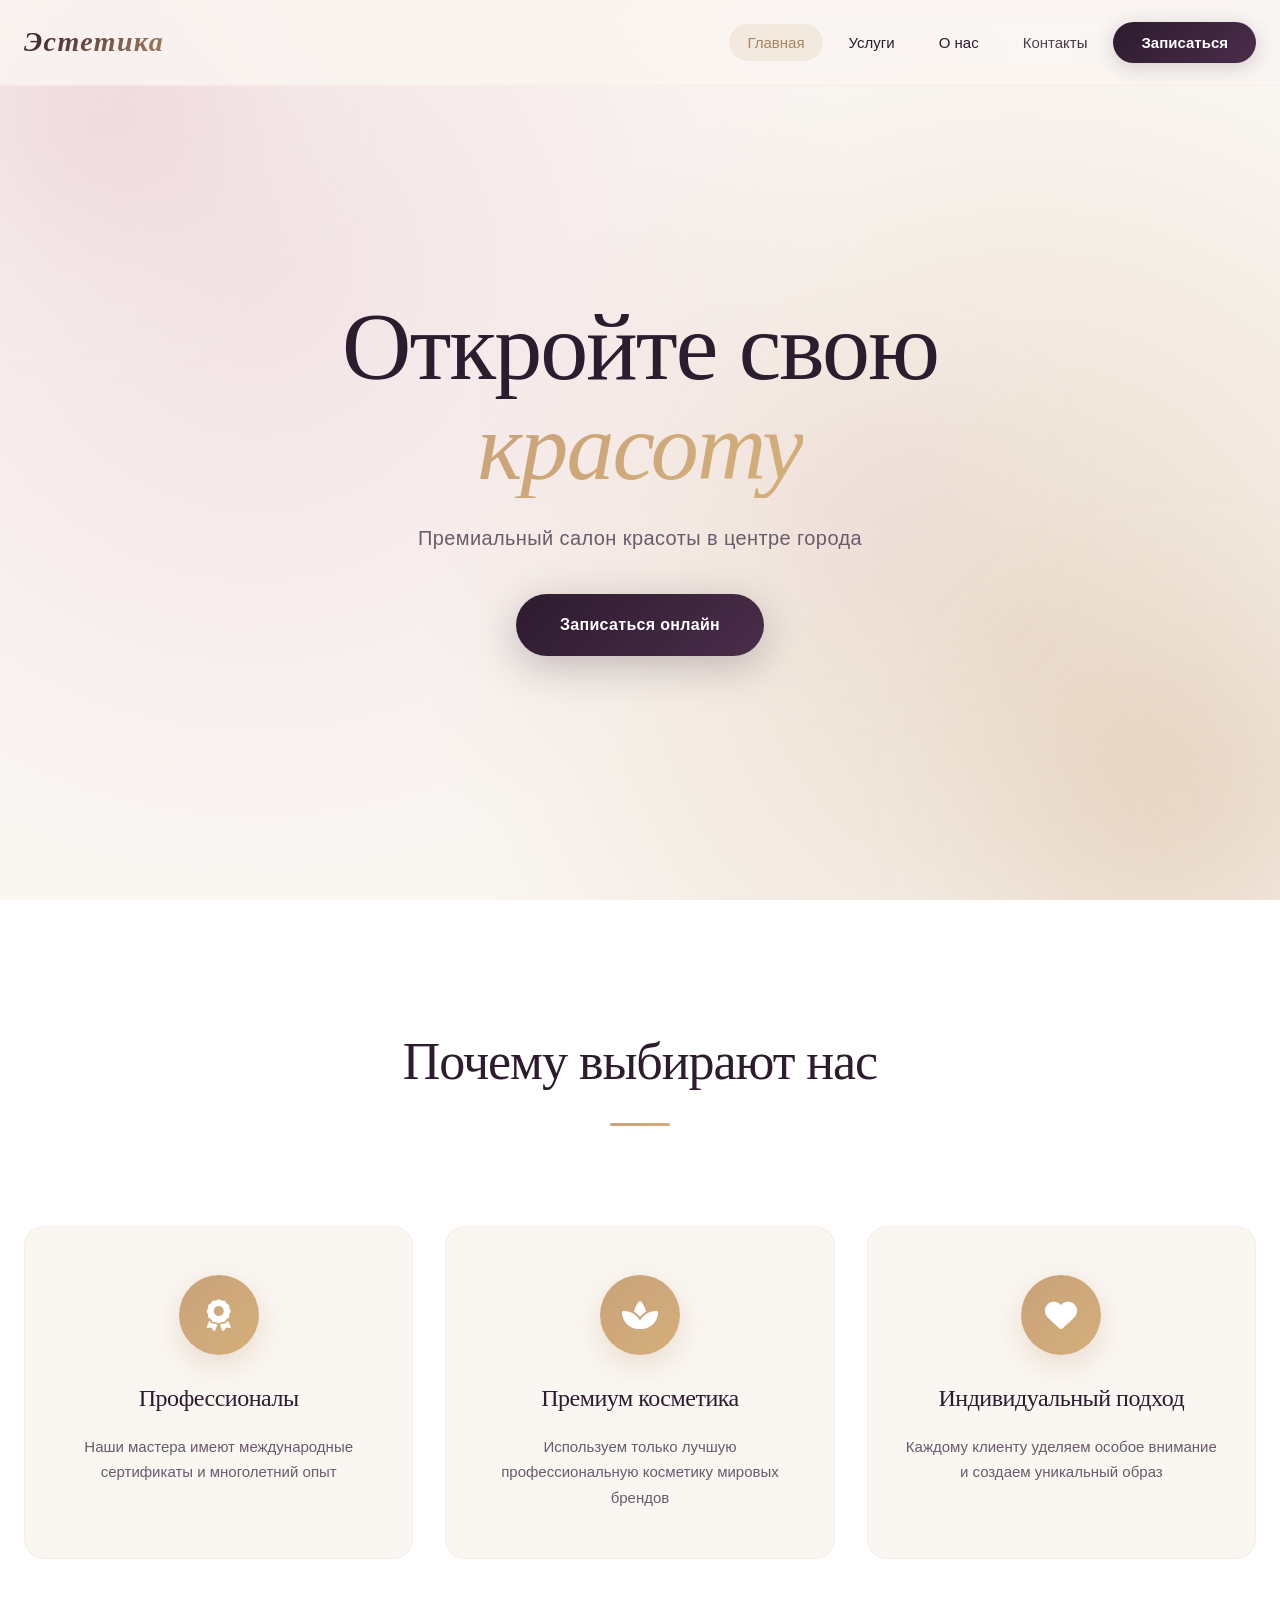
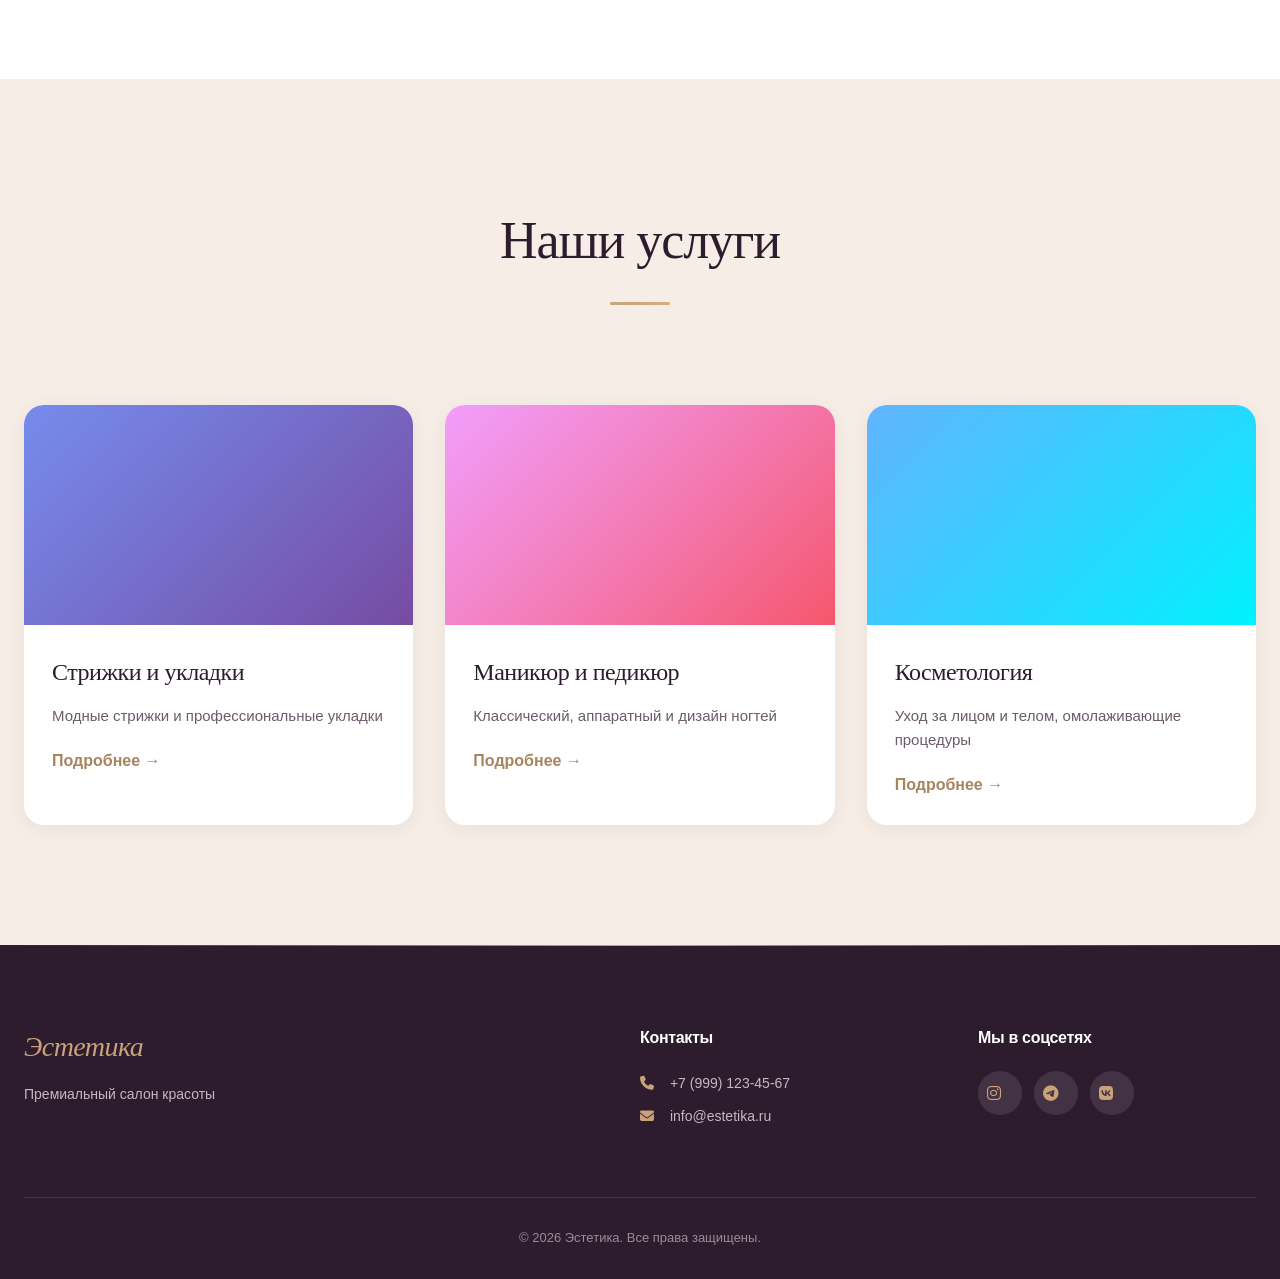
<file: index.html>
<!DOCTYPE html>
<html lang="ru">
<head>
    <meta charset="UTF-8">
    <meta name="viewport" content="width=device-width, initial-scale=1.0">
    <title>Салон красоты Эстетика</title>
    <link rel="stylesheet" href="css/style.css">
    <link rel="stylesheet" href="https://cdnjs.cloudflare.com/ajax/libs/font-awesome/6.4.0/css/all.min.css">
</head>
<body>
    <header class="header">
        <nav class="nav">
            <div class="logo">
                <h1>Эстетика</h1>
            </div>
            <ul class="nav-menu">
                <li><a href="index.html" class="active">Главная</a></li>
                <li><a href="services.html">Услуги</a></li>
                <li><a href="about.html">О нас</a></li>
                <li><a href="contacts.html">Контакты</a></li>
                <li><a href="booking.html" class="btn-booking">Записаться</a></li>
            </ul>
            <div class="burger">
                <span></span>
                <span></span>
                <span></span>
            </div>
        </nav>
    </header>

    <section class="hero">
        <div class="hero-content">
            <h1 class="hero-title">Откройте свою <span class="gradient-text">красоту</span></h1>
            <p class="hero-subtitle">Премиальный салон красоты в центре города</p>
            <a href="booking.html" class="btn-primary">Записаться онлайн</a>
        </div>
        <div class="floating-elements">
            <div class="float-circle circle-1"></div>
            <div class="float-circle circle-2"></div>
            <div class="float-circle circle-3"></div>
        </div>
    </section>

    <section class="features">
        <div class="container">
            <h2 class="section-title">Почему выбирают нас</h2>
            <div class="features-grid">
                <div class="feature-card">
                    <div class="feature-icon">
                        <i class="fas fa-award"></i>
                    </div>
                    <h3>Профессионалы</h3>
                    <p>Наши мастера имеют международные сертификаты и многолетний опыт</p>
                </div>
                <div class="feature-card">
                    <div class="feature-icon">
                        <i class="fas fa-spa"></i>
                    </div>
                    <h3>Премиум косметика</h3>
                    <p>Используем только лучшую профессиональную косметику мировых брендов</p>
                </div>
                <div class="feature-card">
                    <div class="feature-icon">
                        <i class="fas fa-heart"></i>
                    </div>
                    <h3>Индивидуальный подход</h3>
                    <p>Каждому клиенту уделяем особое внимание и создаем уникальный образ</p>
                </div>
            </div>
        </div>
    </section>

    <section class="services-preview">
        <div class="container">
            <h2 class="section-title">Наши услуги</h2>
            <div class="services-grid">
                <div class="service-card">
                    <div class="service-image" style="background: linear-gradient(135deg, #667eea 0%, #764ba2 100%);"></div>
                    <h3>Стрижки и укладки</h3>
                    <p>Модные стрижки и профессиональные укладки</p>
                    <a href="services.html" class="service-link">Подробнее →</a>
                </div>
                <div class="service-card">
                    <div class="service-image" style="background: linear-gradient(135deg, #f093fb 0%, #f5576c 100%);"></div>
                    <h3>Маникюр и педикюр</h3>
                    <p>Классический, аппаратный и дизайн ногтей</p>
                    <a href="services.html" class="service-link">Подробнее →</a>
                </div>
                <div class="service-card">
                    <div class="service-image" style="background: linear-gradient(135deg, #4facfe 0%, #00f2fe 100%);"></div>
                    <h3>Косметология</h3>
                    <p>Уход за лицом и телом, омолаживающие процедуры</p>
                    <a href="services.html" class="service-link">Подробнее →</a>
                </div>
            </div>
        </div>
    </section>

    <footer class="footer">
        <div class="container">
            <div class="footer-content">
                <div class="footer-section">
                    <h3>Эстетика</h3>
                    <p>Премиальный салон красоты</p>
                </div>
                <div class="footer-section">
                    <h4>Контакты</h4>
                    <p><i class="fas fa-phone"></i> +7 (999) 123-45-67</p>
                    <p><i class="fas fa-envelope"></i> info@estetika.ru</p>
                </div>
                <div class="footer-section">
                    <h4>Мы в соцсетях</h4>
                    <div class="social-links">
                        <a href="#"><i class="fab fa-instagram"></i></a>
                        <a href="#"><i class="fab fa-telegram"></i></a>
                        <a href="#"><i class="fab fa-vk"></i></a>
                    </div>
                </div>
            </div>
            <div class="footer-bottom">
                <p>&copy; 2026 Эстетика. Все права защищены.</p>
            </div>
        </div>
    </footer>

    <script src="js/main.js"></script>
</body>
</html>
</file>
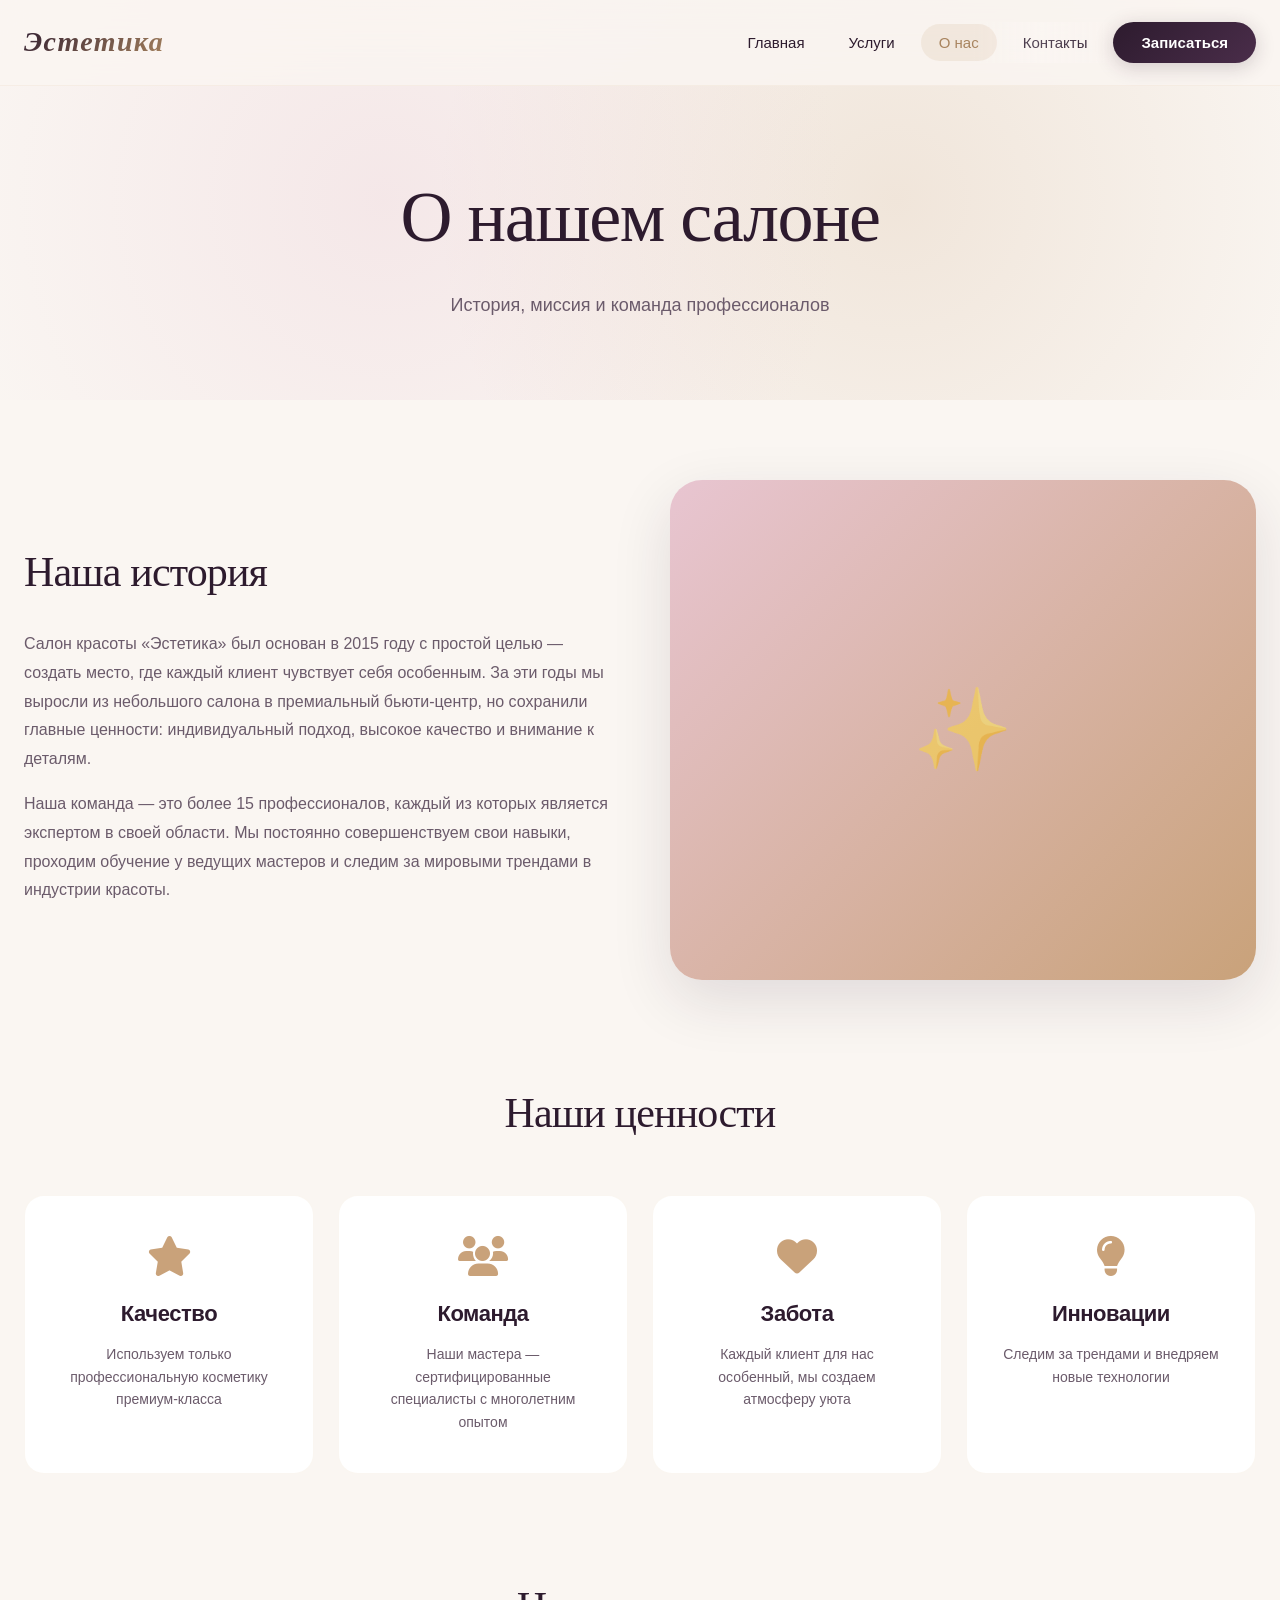
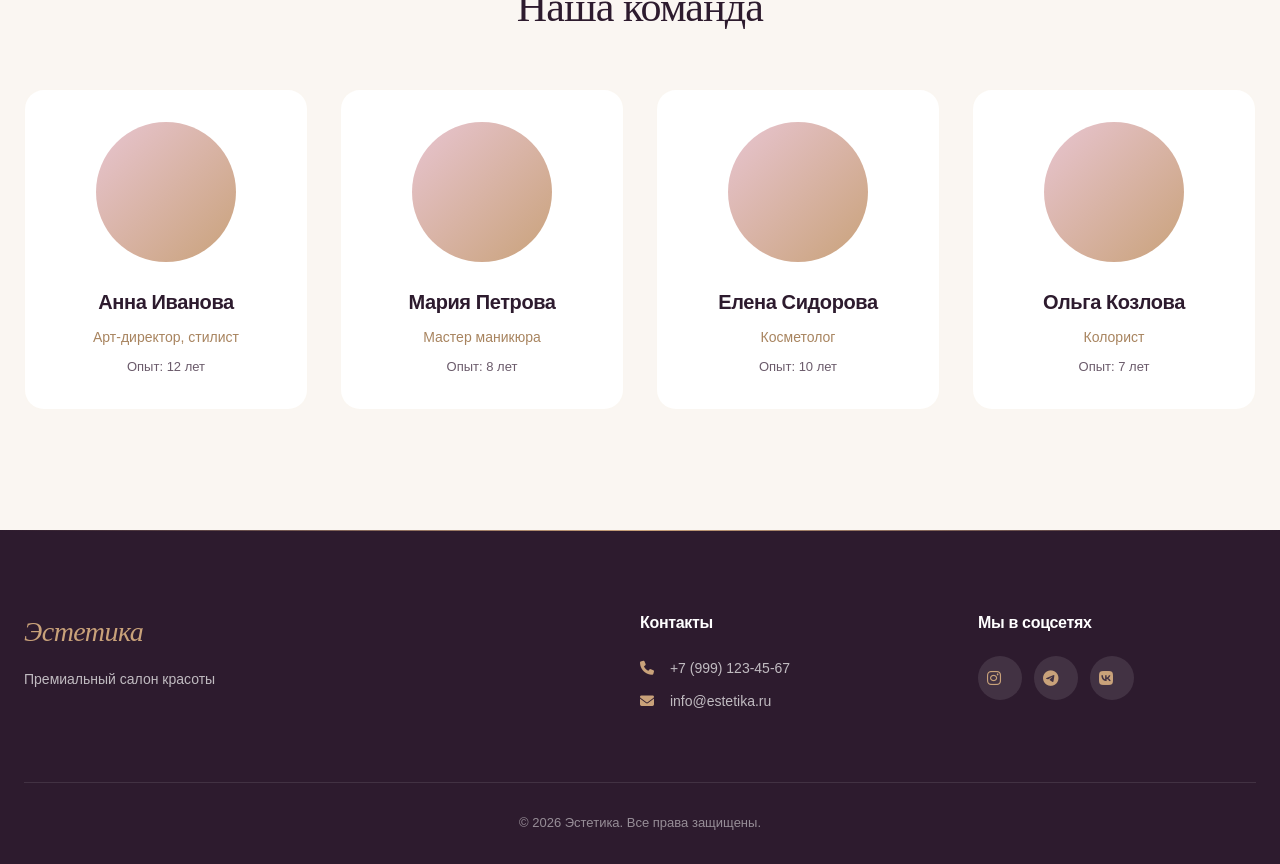
<file: about.html>
<!DOCTYPE html>
<html lang="ru">
<head>
    <meta charset="UTF-8">
    <meta name="viewport" content="width=device-width, initial-scale=1.0">
    <title>О нас - Салон красоты Эстетика</title>
    <link rel="stylesheet" href="css/style.css">
    <link rel="stylesheet" href="https://cdnjs.cloudflare.com/ajax/libs/font-awesome/6.4.0/css/all.min.css">
</head>
<body>
    <header class="header">
        <nav class="nav">
            <div class="logo">
                <h1>Эстетика</h1>
            </div>
            <ul class="nav-menu">
                <li><a href="index.html">Главная</a></li>
                <li><a href="services.html">Услуги</a></li>
                <li><a href="about.html" class="active">О нас</a></li>
                <li><a href="contacts.html">Контакты</a></li>
                <li><a href="booking.html" class="btn-booking">Записаться</a></li>
            </ul>
            <div class="burger">
                <span></span>
                <span></span>
                <span></span>
            </div>
        </nav>
    </header>

    <section class="page-header">
        <h1>О нашем салоне</h1>
        <p>История, миссия и команда профессионалов</p>
    </section>

    <section class="about-content">
        <div class="container">
            <div class="about-grid">
                <div class="about-text">
                    <h2>Наша история</h2>
                    <p>Салон красоты «Эстетика» был основан в 2015 году с простой целью — создать место, где каждый клиент чувствует себя особенным. За эти годы мы выросли из небольшого салона в премиальный бьюти-центр, но сохранили главные ценности: индивидуальный подход, высокое качество и внимание к деталям.</p>
                    <p>Наша команда — это более 15 профессионалов, каждый из которых является экспертом в своей области. Мы постоянно совершенствуем свои навыки, проходим обучение у ведущих мастеров и следим за мировыми трендами в индустрии красоты.</p>
                </div>
                <div class="about-image">
                    <div class="image-placeholder"></div>
                </div>
            </div>

            <div class="values-section">
                <h2>Наши ценности</h2>
                <div class="values-grid">
                    <div class="value-card">
                        <i class="fas fa-star"></i>
                        <h3>Качество</h3>
                        <p>Используем только профессиональную косметику премиум-класса</p>
                    </div>
                    <div class="value-card">
                        <i class="fas fa-users"></i>
                        <h3>Команда</h3>
                        <p>Наши мастера — сертифицированные специалисты с многолетним опытом</p>
                    </div>
                    <div class="value-card">
                        <i class="fas fa-heart"></i>
                        <h3>Забота</h3>
                        <p>Каждый клиент для нас особенный, мы создаем атмосферу уюта</p>
                    </div>
                    <div class="value-card">
                        <i class="fas fa-lightbulb"></i>
                        <h3>Инновации</h3>
                        <p>Следим за трендами и внедряем новые технологии</p>
                    </div>
                </div>
            </div>

            <div class="team-section">
                <h2>Наша команда</h2>
                <div class="team-grid">
                    <div class="team-card">
                        <div class="team-photo"></div>
                        <h3>Анна Иванова</h3>
                        <p class="team-role">Арт-директор, стилист</p>
                        <p class="team-exp">Опыт: 12 лет</p>
                    </div>
                    <div class="team-card">
                        <div class="team-photo"></div>
                        <h3>Мария Петрова</h3>
                        <p class="team-role">Мастер маникюра</p>
                        <p class="team-exp">Опыт: 8 лет</p>
                    </div>
                    <div class="team-card">
                        <div class="team-photo"></div>
                        <h3>Елена Сидорова</h3>
                        <p class="team-role">Косметолог</p>
                        <p class="team-exp">Опыт: 10 лет</p>
                    </div>
                    <div class="team-card">
                        <div class="team-photo"></div>
                        <h3>Ольга Козлова</h3>
                        <p class="team-role">Колорист</p>
                        <p class="team-exp">Опыт: 7 лет</p>
                    </div>
                </div>
            </div>
        </div>
    </section>

    <footer class="footer">
        <div class="container">
            <div class="footer-content">
                <div class="footer-section">
                    <h3>Эстетика</h3>
                    <p>Премиальный салон красоты</p>
                </div>
                <div class="footer-section">
                    <h4>Контакты</h4>
                    <p><i class="fas fa-phone"></i> +7 (999) 123-45-67</p>
                    <p><i class="fas fa-envelope"></i> info@estetika.ru</p>
                </div>
                <div class="footer-section">
                    <h4>Мы в соцсетях</h4>
                    <div class="social-links">
                        <a href="#"><i class="fab fa-instagram"></i></a>
                        <a href="#"><i class="fab fa-telegram"></i></a>
                        <a href="#"><i class="fab fa-vk"></i></a>
                    </div>
                </div>
            </div>
            <div class="footer-bottom">
                <p>&copy; 2026 Эстетика. Все права защищены.</p>
            </div>
        </div>
    </footer>

    <script src="js/main.js"></script>
</body>
</html>
</file>
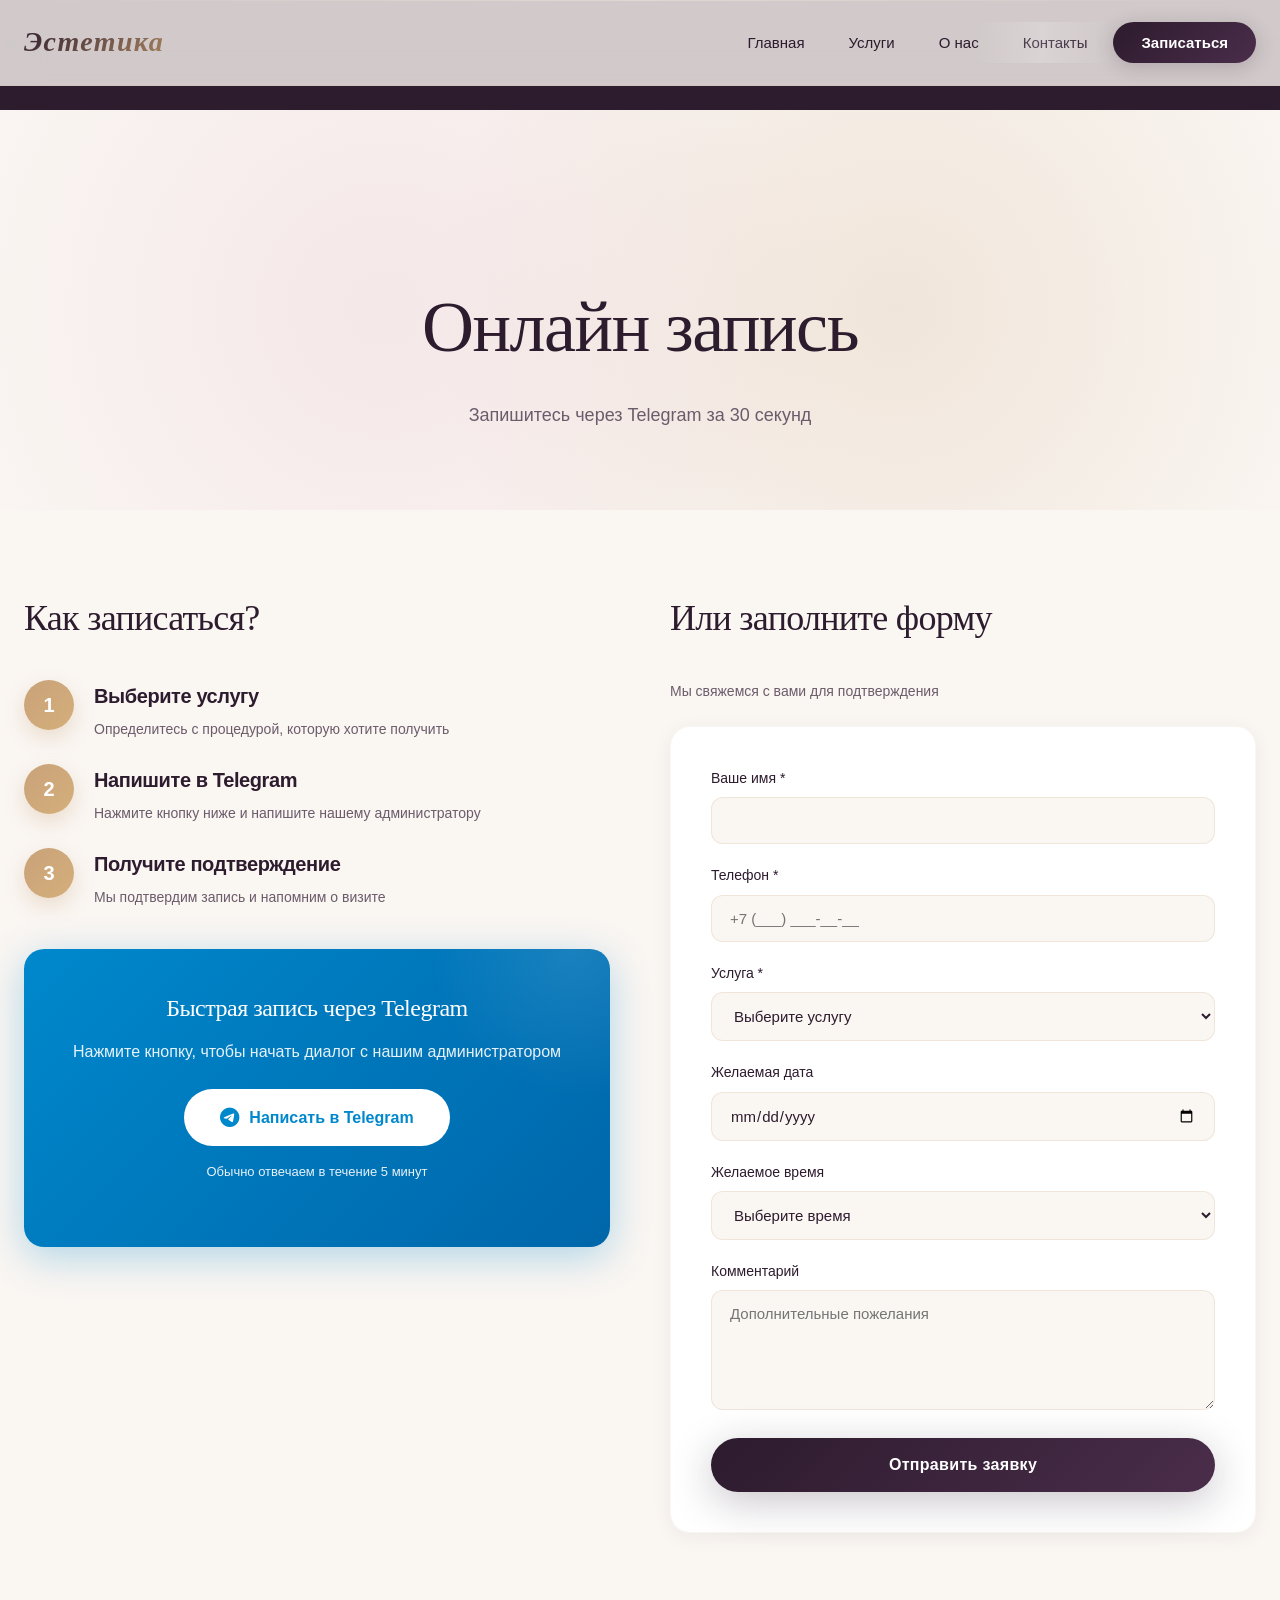
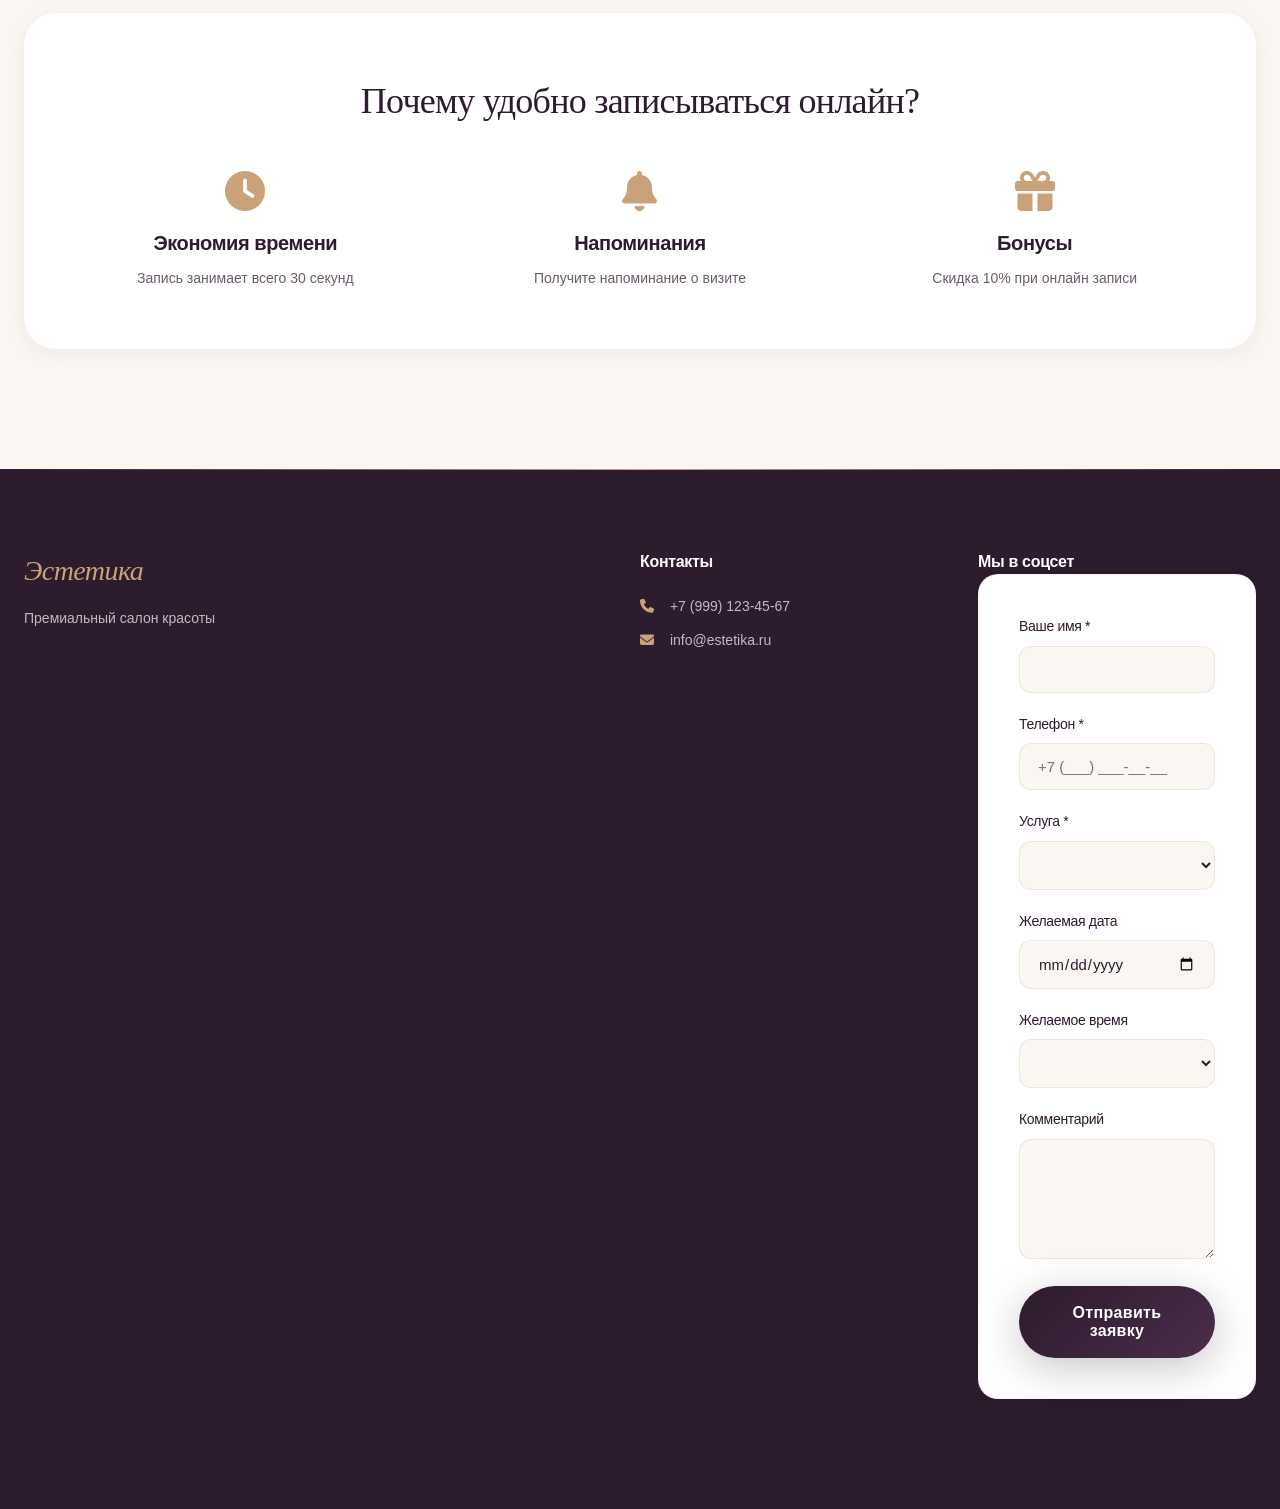
<file: booking.html>
<!DOCTYPE html>
<html lang="ru">
<head>
    <meta charset="UTF-8">
    <meta name="viewport" content="width=device-width, initial-scale=1.0">
    <title>Запись - Салон красоты Эстетика</title>
    <link rel="stylesheet" href="css/style.css">
    <link rel="stylesheet" href="https://cdnjs.cloudflare.com/ajax/libs/font-awesome/6.4.0/css/all.min.css">
        </section>

    <footer class="footer">
        <!-- ... футер ... -->
    </footer>

    <!-- ✅ ЭТА СТРОКА ОБЯЗАТЕЛЬНА -->
    <script src="js/main.js"></script>
</body>
</html>
</head>
<body>
    <header class="header">
        <nav class="nav">
            <div class="logo">
                <h1>Эстетика</h1>
            </div>
            <ul class="nav-menu">
                <li><a href="index.html">Главная</a></li>
                <li><a href="services.html">Услуги</a></li>
                <li><a href="about.html">О нас</a></li>
                <li><a href="contacts.html">Контакты</a></li>
                <li><a href="booking.html" class="btn-booking active">Записаться</a></li>
            </ul>
            <div class="burger">
                <span></span>
                <span></span>
                <span></span>
            </div>
        </nav>
    </header>

    <section class="page-header">
        <h1>Онлайн запись</h1>
        <p>Запишитесь через Telegram за 30 секунд</p>
    </section>

    <section class="booking-content">
        <div class="container">
            <div class="booking-grid">
                <div class="booking-info">
                    <h2>Как записаться?</h2>
                    <div class="booking-steps">
                        <div class="step">
                            <div class="step-number">1</div>
                            <div class="step-content">
                                <h3>Выберите услугу</h3>
                                <p>Определитесь с процедурой, которую хотите получить</p>
                            </div>
                        </div>
                        <div class="step">
                            <div class="step-number">2</div>
                            <div class="step-content">
                                <h3>Напишите в Telegram</h3>
                                <p>Нажмите кнопку ниже и напишите нашему администратору</p>
                            </div>
                        </div>
                        <div class="step">
                            <div class="step-number">3</div>
                            <div class="step-content">
                                <h3>Получите подтверждение</h3>
                                <p>Мы подтвердим запись и напомним о визите</p>
                            </div>
                        </div>
                    </div>

                    <div class="telegram-cta">
                        <h3>Быстрая запись через Telegram</h3>
                        <p>Нажмите кнопку, чтобы начать диалог с нашим администратором</p>
                        <a href="https://t.me/div_html" target="_blank" class="btn-telegram">
                            <i class="fab fa-telegram"></i>
                            Написать в Telegram
                        </a>
                        <p class="telegram-note">Обычно отвечаем в течение 5 минут</p>
                    </div>
                </div>

                <div class="booking-form-section">
                    <h2>Или заполните форму</h2>
                    <p class="form-subtitle">Мы свяжемся с вами для подтверждения</p>
                    <form class="booking-form" id="bookingForm">
                        <div class="form-group">
                            <label for="name">Ваше имя *</label>
                            <input type="text" id="name" name="name" required>
                        </div>
                        <div class="form-group">
                            <label for="phone">Телефон *</label>
                            <input type="tel" id="phone" name="phone" placeholder="+7 (___) ___-__-__" required>
                        </div>
                        <div class="form-group">
                            <label for="service">Услуга *</label>
                            <select id="service" name="service" required>
                                <option value="">Выберите услугу</option>
                                <option value="haircut">Стрижка</option>
                                <option value="coloring">Окрашивание</option>
                                <option value="styling">Укладка</option>
                                <option value="manicure">Маникюр</option>
                                <option value="pedicure">Педикюр</option>
                                <option value="facial">Чистка лица</option>
                                <option value="peeling">Пилинг</option>
                                <option value="massage">Массаж</option>
                            </select>
                        </div>
                        <div class="form-group">
                            <label for="date">Желаемая дата</label>
                            <input type="date" id="date" name="date">
                        </div>
                        <div class="form-group">
                            <label for="time">Желаемое время</label>
                            <select id="time" name="time">
                                <option value="">Выберите время</option>
                                <option value="09:00">09:00</option>
                                <option value="10:00">10:00</option>
                                <option value="11:00">11:00</option>
                                <option value="12:00">12:00</option>
                                <option value="13:00">13:00</option>
                                <option value="14:00">14:00</option>
                                <option value="15:00">15:00</option>
                                <option value="16:00">16:00</option>
                                <option value="17:00">17:00</option>
                                <option value="18:00">18:00</option>
                                <option value="19:00">19:00</option>
                                <option value="20:00">20:00</option>
                            </select>
                        </div>
                        <div class="form-group">
                            <label for="comment">Комментарий</label>
                            <textarea id="comment" name="comment" rows="4" placeholder="Дополнительные пожелания"></textarea>
                        </div>
                        <button type="submit" class="btn-primary btn-full">Отправить заявку</button>
                    </form>
                </div>
            </div>

            <div class="booking-benefits">
                <h2>Почему удобно записываться онлайн?</h2>
                <div class="benefits-grid">
                    <div class="benefit-card">
                        <i class="fas fa-clock"></i>
                        <h3>Экономия времени</h3>
                        <p>Запись занимает всего 30 секунд</p>
                    </div>
                    <div class="benefit-card">
                        <i class="fas fa-bell"></i>
                        <h3>Напоминания</h3>
                        <p>Получите напоминание о визите</p>
                    </div>
                    <div class="benefit-card">
                        <i class="fas fa-gift"></i>
                        <h3>Бонусы</h3>
                        <p>Скидка 10% при онлайн записи</p>
                    </div>
                </div>
            </div>
        </div>
    </section>

    <footer class="footer">
        <div class="container">
            <div class="footer-content">
                <div class="footer-section">
                    <h3>Эстетика</h3>
                    <p>Премиальный салон красоты</p>
                </div>
                <div class="footer-section">
                    <h4>Контакты</h4>
                    <p><i class="fas fa-phone"></i> +7 (999) 123-45-67</p>
                    <p><i class="fas fa-envelope"></i> info@estetika.ru</p>
                </div>
                <div class="footer-section">
                    <h4>Мы в соцсет
<form class="booking-form" id="bookingForm">
    <div class="form-group">
        <label for="name">Ваше имя *</label>
        <input type="text" id="name" name="name" autocomplete="name" required>
    </div>
    <div class="form-group">
        <label for="phone">Телефон *</label>
        <input type="tel" id="phone" name="phone" autocomplete="tel" placeholder="+7 (___) ___-__-__" required>
    </div>
    <div class="form-group">
        <label for="service">Услуга *</label>
        <select id="service" name="service" required>
            <!-- ... -->
        </select>
    </div>
    <div class="form-group">
        <label for="date">Желаемая дата</label>
        <input type="date" id="date" name="date" autocomplete="off">
    </div>
    <div class="form-group">
        <label for="time">Желаемое время</label>
        <select id="time" name="time">
            <!-- ... -->
        </select>
    </div>
    <div class="form-group">
        <label for="comment">Комментарий</label>
        <textarea id="comment" name="comment" rows="4" autocomplete="off"></textarea>
    </div>
    <button type="submit" class="btn-primary btn-full">Отправить заявку</button>
</form>
</file>
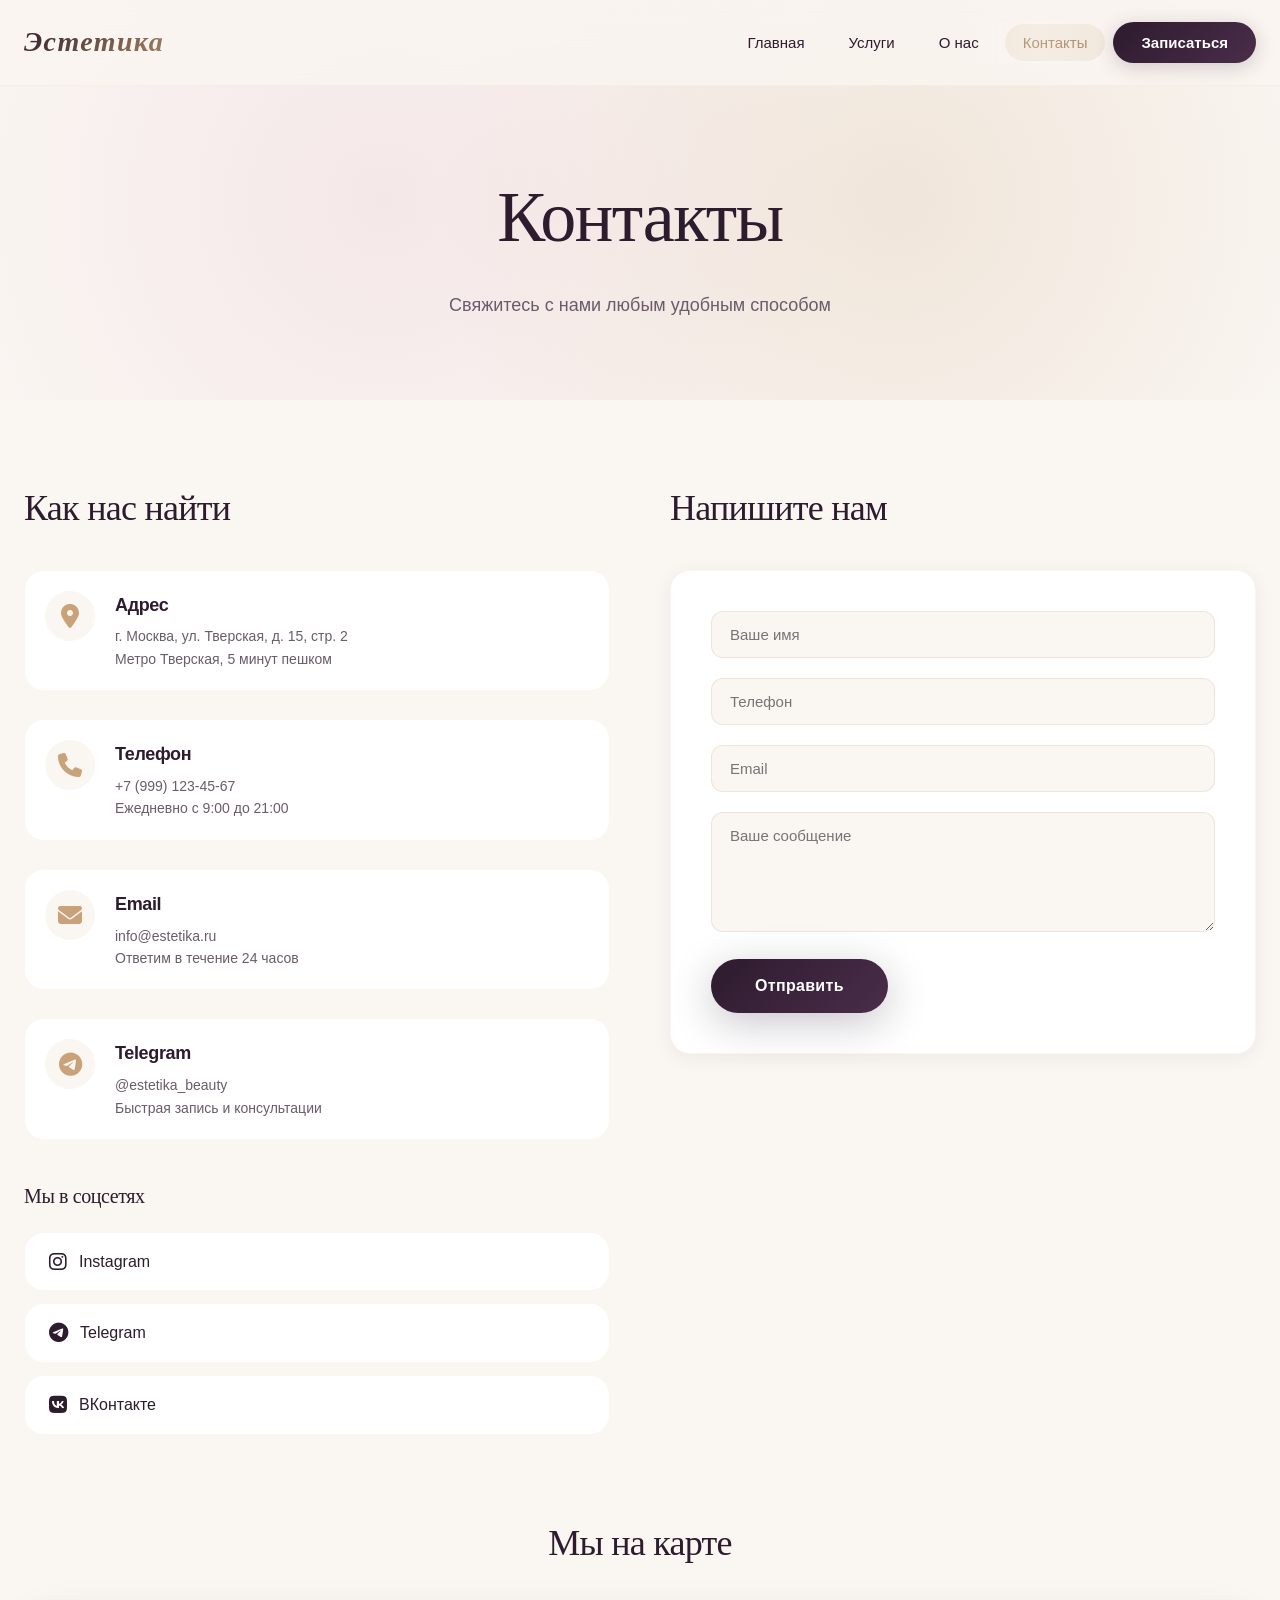
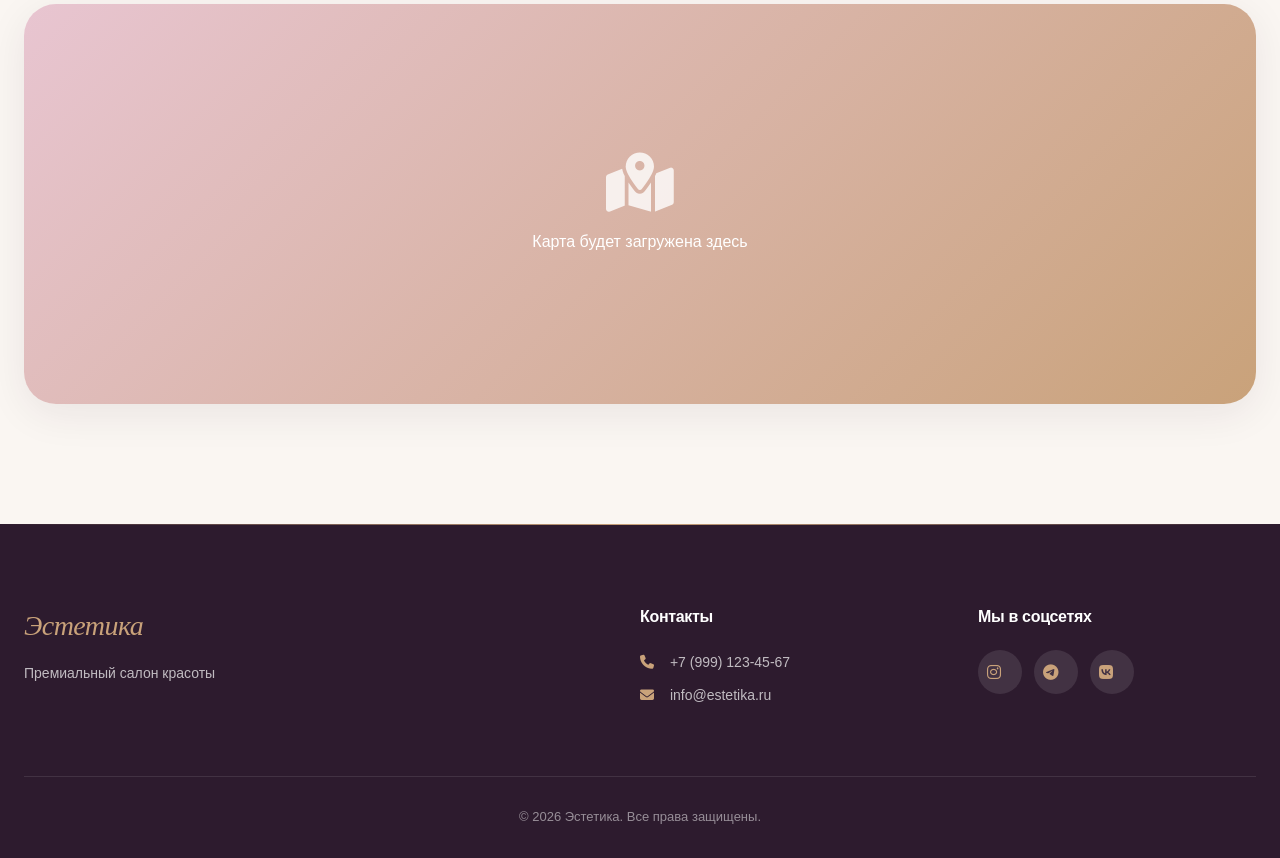
<file: contacts.html>
<!DOCTYPE html>
<html lang="ru">
<head>
    <meta charset="UTF-8">
    <meta name="viewport" content="width=device-width, initial-scale=1.0">
    <title>Контакты - Салон красоты Эстетика</title>
    <link rel="stylesheet" href="css/style.css">
    <link rel="stylesheet" href="https://cdnjs.cloudflare.com/ajax/libs/font-awesome/6.4.0/css/all.min.css">
</head>
<body>
    <header class="header">
        <nav class="nav">
            <div class="logo">
                <h1>Эстетика</h1>
            </div>
            <ul class="nav-menu">
                <li><a href="index.html">Главная</a></li>
                <li><a href="services.html">Услуги</a></li>
                <li><a href="about.html">О нас</a></li>
                <li><a href="contacts.html" class="active">Контакты</a></li>
                <li><a href="booking.html" class="btn-booking">Записаться</a></li>
            </ul>
            <div class="burger">
                <span></span>
                <span></span>
                <span></span>
            </div>
        </nav>
    </header>

    <section class="page-header">
        <h1>Контакты</h1>
        <p>Свяжитесь с нами любым удобным способом</p>
    </section>

    <section class="contacts-content">
        <div class="container">
            <div class="contacts-grid">
                <div class="contact-info">
                    <h2>Как нас найти</h2>
                    <div class="contact-item">
                        <i class="fas fa-map-marker-alt"></i>
                        <div>
                            <h3>Адрес</h3>
                            <p>г. Москва, ул. Тверская, д. 15, стр. 2</p>
                            <p>Метро Тверская, 5 минут пешком</p>
                        </div>
                    </div>
                    <div class="contact-item">
                        <i class="fas fa-phone"></i>
                        <div>
                            <h3>Телефон</h3>
                            <p>+7 (999) 123-45-67</p>
                            <p>Ежедневно с 9:00 до 21:00</p>
                        </div>
                    </div>
                    <div class="contact-item">
                        <i class="fas fa-envelope"></i>
                        <div>
                            <h3>Email</h3>
                            <p>info@estetika.ru</p>
                            <p>Ответим в течение 24 часов</p>
                        </div>
                    </div>
                    <div class="contact-item">
                        <i class="fab fa-telegram"></i>
                        <div>
                            <h3>Telegram</h3>
                            <p>@estetika_beauty</p>
                            <p>Быстрая запись и консультации</p>
                        </div>
                    </div>
                    <div class="social-section">
                        <h3>Мы в соцсетях</h3>
                        <div class="social-links-large">
                            <a href="#" class="social-link"><i class="fab fa-instagram"></i> Instagram</a>
                            <a href="#" class="social-link"><i class="fab fa-telegram"></i> Telegram</a>
                            <a href="#" class="social-link"><i class="fab fa-vk"></i> ВКонтакте</a>
                        </div>
                    </div>
                </div>
                <div class="contact-form">
                    <h2>Напишите нам</h2>
                    <form class="form">
                        <div class="form-group">
                            <input type="text" placeholder="Ваше имя" required>
                        </div>
                        <div class="form-group">
                            <input type="tel" placeholder="Телефон" required>
                        </div>
                        <div class="form-group">
                            <input type="email" placeholder="Email" required>
                        </div>
                        <div class="form-group">
                            <textarea placeholder="Ваше сообщение" rows="5" required></textarea>
                        </div>
                        <button type="submit" class="btn-primary">Отправить</button>
                    </form>
                </div>
            </div>

            <div class="map-section">
                <h2>Мы на карте</h2>
                <div class="map-placeholder">
                    <i class="fas fa-map-marked-alt"></i>
                    <p>Карта будет загружена здесь</p>
                </div>
            </div>
        </div>
    </section>

    <footer class="footer">
        <div class="container">
            <div class="footer-content">
                <div class="footer-section">
                    <h3>Эстетика</h3>
                    <p>Премиальный салон красоты</p>
                </div>
                <div class="footer-section">
                    <h4>Контакты</h4>
                    <p><i class="fas fa-phone"></i> +7 (999) 123-45-67</p>
                    <p><i class="fas fa-envelope"></i> info@estetika.ru</p>
                </div>
                <div class="footer-section">
                    <h4>Мы в соцсетях</h4>
                    <div class="social-links">
                        <a href="#"><i class="fab fa-instagram"></i></a>
                        <a href="#"><i class="fab fa-telegram"></i></a>
                        <a href="#"><i class="fab fa-vk"></i></a>
                    </div>
                </div>
            </div>
            <div class="footer-bottom">
                <p>&copy; 2026 Эстетика. Все права защищены.</p>
            </div>
        </div>
    </footer>

    <script src="js/main.js"></script>
</body>
</html>
</file>
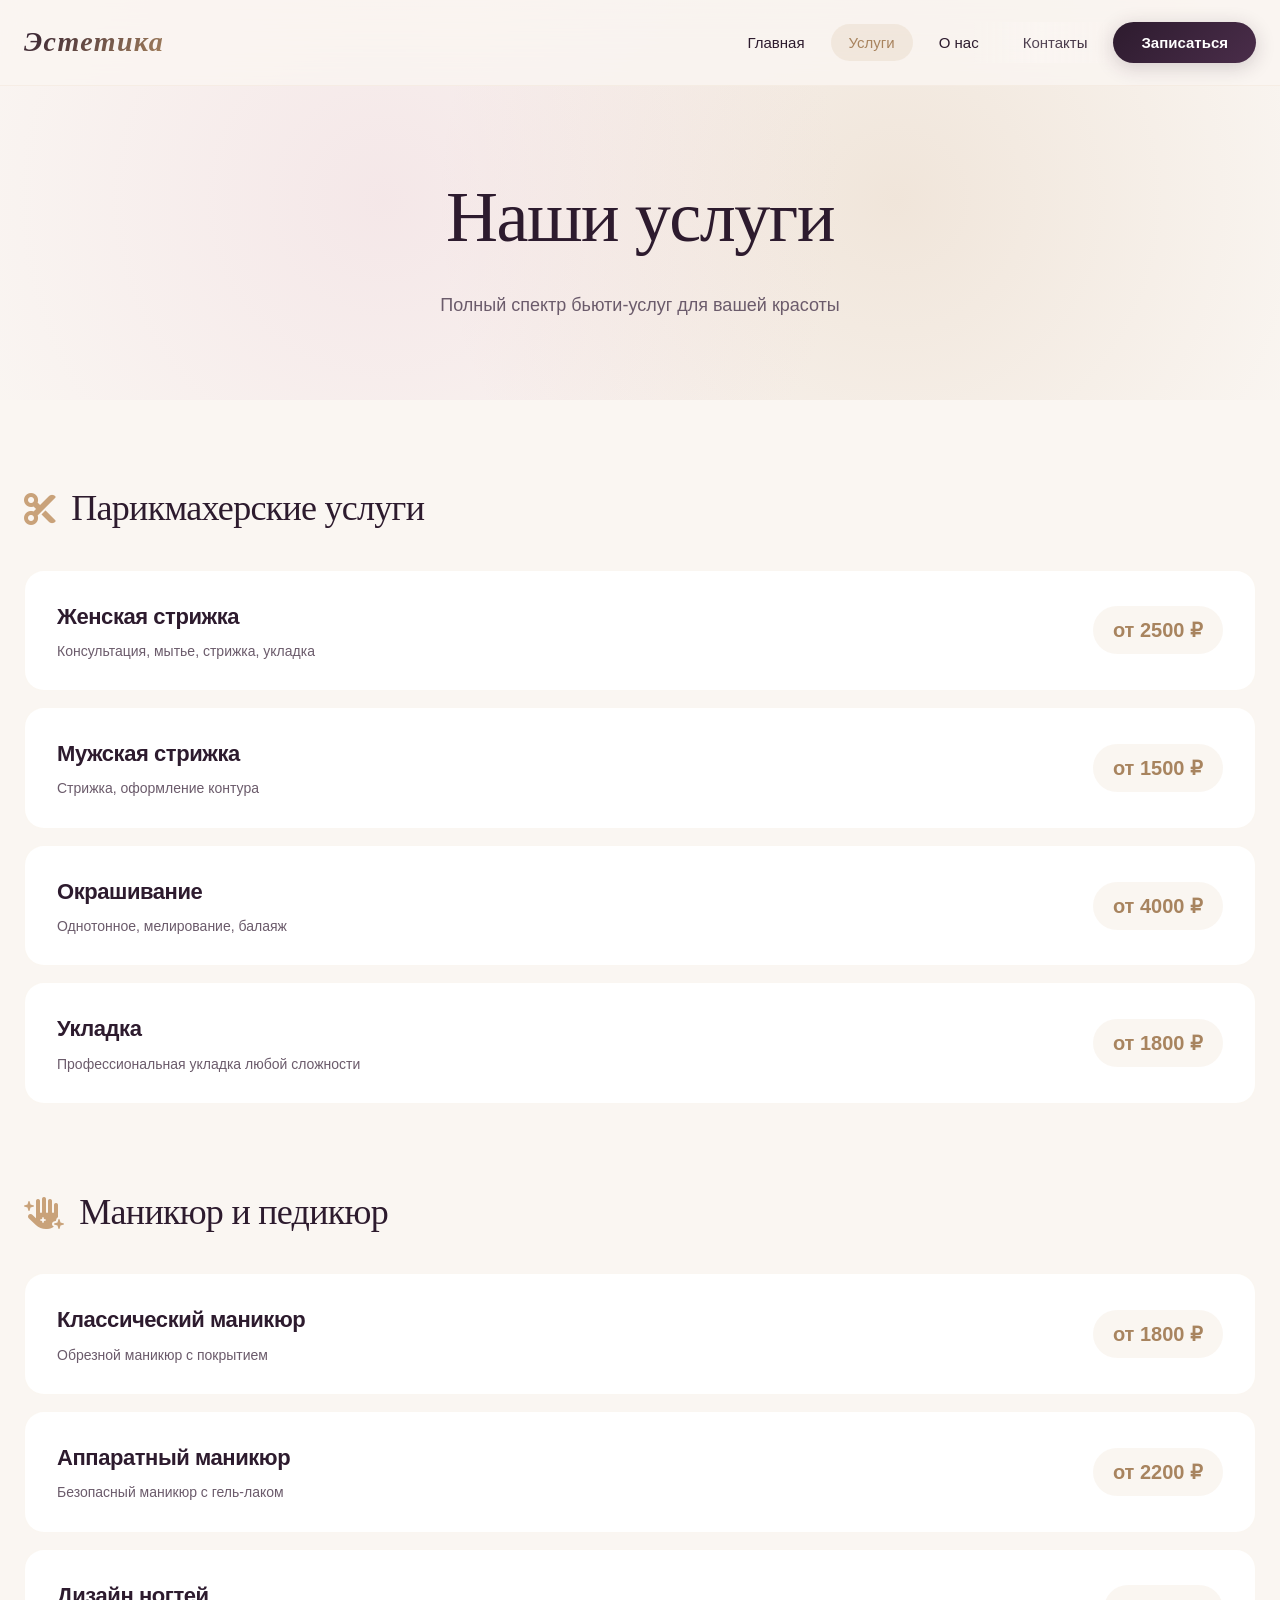
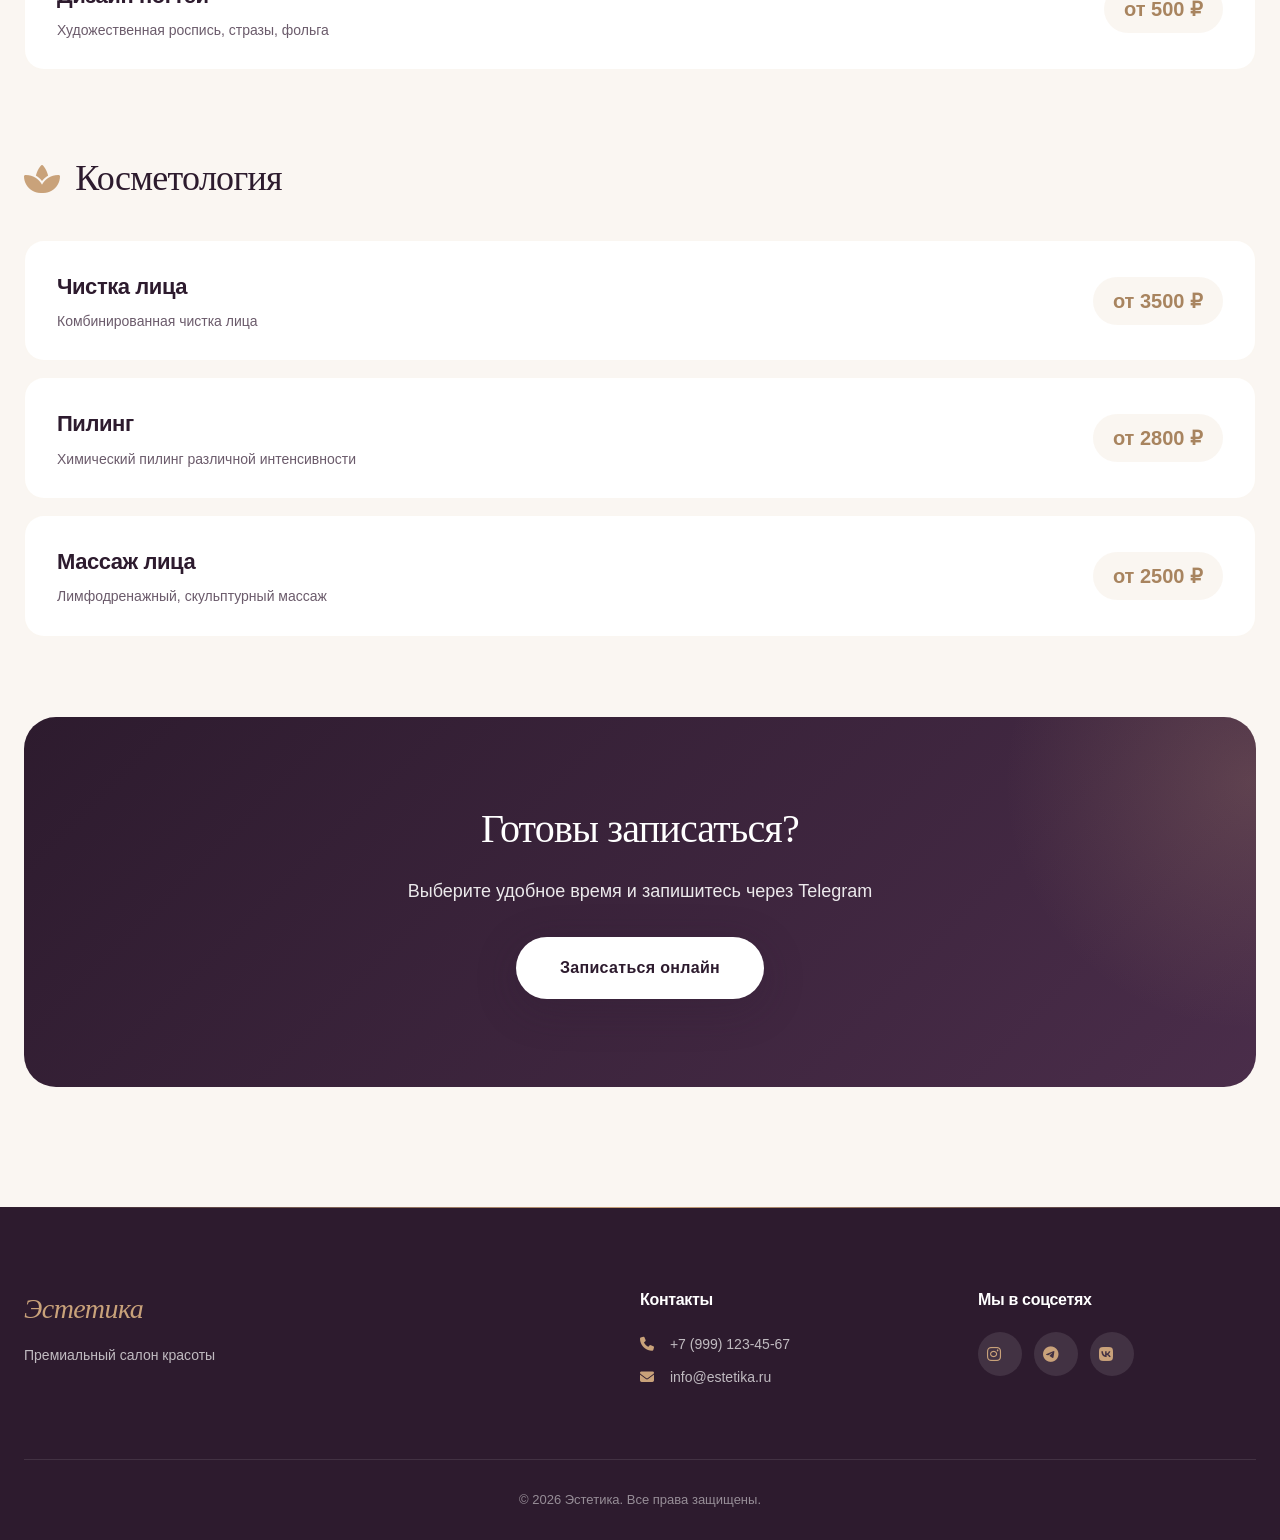
<file: services.html>
<!DOCTYPE html>
<html lang="ru">
<head>
    <meta charset="UTF-8">
    <meta name="viewport" content="width=device-width, initial-scale=1.0">
    <title>Услуги - Салон красоты Эстетика</title>
    <link rel="stylesheet" href="css/style.css">
    <link rel="stylesheet" href="https://cdnjs.cloudflare.com/ajax/libs/font-awesome/6.4.0/css/all.min.css">
</head>
<body>
    <header class="header">
        <nav class="nav">
            <div class="logo">
                <h1>Эстетика</h1>
            </div>
            <ul class="nav-menu">
                <li><a href="index.html">Главная</a></li>
                <li><a href="services.html" class="active">Услуги</a></li>
                <li><a href="about.html">О нас</a></li>
                <li><a href="contacts.html">Контакты</a></li>
                <li><a href="booking.html" class="btn-booking">Записаться</a></li>
            </ul>
            <div class="burger">
                <span></span>
                <span></span>
                <span></span>
            </div>
        </nav>
    </header>

    <section class="page-header">
        <h1>Наши услуги</h1>
        <p>Полный спектр бьюти-услуг для вашей красоты</p>
    </section>

    <section class="services-full">
        <div class="container">
            <div class="service-category">
                <h2><i class="fas fa-cut"></i> Парикмахерские услуги</h2>
                <div class="services-list">
                    <div class="service-item">
                        <div class="service-info">
                            <h3>Женская стрижка</h3>
                            <p>Консультация, мытье, стрижка, укладка</p>
                        </div>
                        <div class="service-price">от 2500 ₽</div>
                    </div>
                    <div class="service-item">
                        <div class="service-info">
                            <h3>Мужская стрижка</h3>
                            <p>Стрижка, оформление контура</p>
                        </div>
                        <div class="service-price">от 1500 ₽</div>
                    </div>
                    <div class="service-item">
                        <div class="service-info">
                            <h3>Окрашивание</h3>
                            <p>Однотонное, мелирование, балаяж</p>
                        </div>
                        <div class="service-price">от 4000 ₽</div>
                    </div>
                    <div class="service-item">
                        <div class="service-info">
                            <h3>Укладка</h3>
                            <p>Профессиональная укладка любой сложности</p>
                        </div>
                        <div class="service-price">от 1800 ₽</div>
                    </div>
                </div>
            </div>

            <div class="service-category">
                <h2><i class="fas fa-hand-sparkles"></i> Маникюр и педикюр</h2>
                <div class="services-list">
                    <div class="service-item">
                        <div class="service-info">
                            <h3>Классический маникюр</h3>
                            <p>Обрезной маникюр с покрытием</p>
                        </div>
                        <div class="service-price">от 1800 ₽</div>
                    </div>
                    <div class="service-item">
                        <div class="service-info">
                            <h3>Аппаратный маникюр</h3>
                            <p>Безопасный маникюр с гель-лаком</p>
                        </div>
                        <div class="service-price">от 2200 ₽</div>
                    </div>
                    <div class="service-item">
                        <div class="service-info">
                            <h3>Дизайн ногтей</h3>
                            <p>Художественная роспись, стразы, фольга</p>
                        </div>
                        <div class="service-price">от 500 ₽</div>
                    </div>
                </div>
            </div>

            <div class="service-category">
                <h2><i class="fas fa-spa"></i> Косметология</h2>
                <div class="services-list">
                    <div class="service-item">
                        <div class="service-info">
                            <h3>Чистка лица</h3>
                            <p>Комбинированная чистка лица</p>
                        </div>
                        <div class="service-price">от 3500 ₽</div>
                    </div>
                    <div class="service-item">
                        <div class="service-info">
                            <h3>Пилинг</h3>
                            <p>Химический пилинг различной интенсивности</p>
                        </div>
                        <div class="service-price">от 2800 ₽</div>
                    </div>
                    <div class="service-item">
                        <div class="service-info">
                            <h3>Массаж лица</h3>
                            <p>Лимфодренажный, скульптурный массаж</p>
                        </div>
                        <div class="service-price">от 2500 ₽</div>
                    </div>
                </div>
            </div>

            <div class="cta-section">
                <h2>Готовы записаться?</h2>
                <p>Выберите удобное время и запишитесь через Telegram</p>
                <a href="booking.html" class="btn-primary">Записаться онлайн</a>
            </div>
        </div>
    </section>

    <footer class="footer">
        <div class="container">
            <div class="footer-content">
                <div class="footer-section">
                    <h3>Эстетика</h3>
                    <p>Премиальный салон красоты</p>
                </div>
                <div class="footer-section">
                    <h4>Контакты</h4>
                    <p><i class="fas fa-phone"></i> +7 (999) 123-45-67</p>
                    <p><i class="fas fa-envelope"></i> info@estetika.ru</p>
                </div>
                <div class="footer-section">
                    <h4>Мы в соцсетях</h4>
                    <div class="social-links">
                        <a href="#"><i class="fab fa-instagram"></i></a>
                        <a href="#"><i class="fab fa-telegram"></i></a>
                        <a href="#"><i class="fab fa-vk"></i></a>
                    </div>
                </div>
            </div>
            <div class="footer-bottom">
                <p>&copy; 2026 Эстетика. Все права защищены.</p>
            </div>
        </div>
    </footer>

    <script src="js/main.js"></script>
</body>
</html>
</file>
<file: css/style.css>
/* ===== ПЕРЕМЕННЫЕ И БАЗОВЫЕ СТИЛИ ===== */
:root {
    --primary: #c9a27a;
    --primary-dark: #a8845f;
    --secondary: #2d1b2e;
    --accent: #e8c5d1;
    --bg-cream: #faf6f2;
    --bg-soft: #f5ede6;
    --text-dark: #2d1b2e;
    --text-muted: #6b5b6b;
    --gold: #d4af7a;
    --white: #ffffff;
    --shadow-sm: 0 4px 20px rgba(45, 27, 46, 0.06);
    --shadow-md: 0 10px 40px rgba(45, 27, 46, 0.08);
    --shadow-lg: 0 20px 60px rgba(45, 27, 46, 0.12);
    --radius-sm: 12px;
    --radius-md: 20px;
    --radius-lg: 32px;
    --transition: all 0.4s cubic-bezier(0.4, 0, 0.2, 1);
}

* {
    margin: 0;
    padding: 0;
    box-sizing: border-box;
}

html {
    scroll-behavior: smooth;
}

body {
    font-family: 'Manrope', -apple-system, BlinkMacSystemFont, sans-serif;
    background: var(--bg-cream);
    color: var(--text-dark);
    line-height: 1.6;
    overflow-x: hidden;
}

/* Подключаем шрифты */
@import url('https://fonts.googleapis.com/css2?family=Playfair+Display:ital,wght@0,400;0,500;0,600;0,700;1,400&family=Manrope:wght@300;400;500;600;700&display=swap');

h1, h2, h3, h4 {
    font-family: 'Playfair Display', serif;
    font-weight: 500;
    letter-spacing: -0.02em;
}

.container {
    max-width: 1280px;
    margin: 0 auto;
    padding: 0 24px;
}

/* ===== HEADER И НАВИГАЦИЯ ===== */
.header {
    position: fixed;
    top: 0;
    left: 0;
    right: 0;
    z-index: 1000;
    padding: 20px 0;
    background: rgba(250, 246, 242, 0.8);
    backdrop-filter: blur(20px);
    -webkit-backdrop-filter: blur(20px);
    border-bottom: 1px solid rgba(201, 162, 122, 0.1);
    transition: var(--transition);
}

.header.scrolled {
    padding: 12px 0;
    background: rgba(250, 246, 242, 0.95);
    box-shadow: var(--shadow-sm);
}

.nav {
    max-width: 1280px;
    margin: 0 auto;
    padding: 0 24px;
    display: flex;
    justify-content: space-between;
    align-items: center;
}

.logo h1 {
    font-size: 28px;
    font-weight: 600;
    background: linear-gradient(135deg, var(--secondary) 0%, var(--primary-dark) 100%);
    -webkit-background-clip: text;
    -webkit-text-fill-color: transparent;
    background-clip: text;
    letter-spacing: 0.05em;
    font-family: 'Playfair Display', serif;
    font-style: italic;
}

.nav-menu {
    display: flex;
    list-style: none;
    gap: 8px;
    align-items: center;
}

.nav-menu a {
    color: var(--text-dark);
    text-decoration: none;
    padding: 10px 18px;
    font-size: 15px;
    font-weight: 500;
    border-radius: 50px;
    transition: var(--transition);
    position: relative;
}

.nav-menu a:hover {
    color: var(--primary-dark);
    background: rgba(201, 162, 122, 0.1);
}

.nav-menu a.active {
    color: var(--primary-dark);
    background: rgba(201, 162, 122, 0.15);
}

.btn-booking {
    background: linear-gradient(135deg, var(--secondary) 0%, #4a2d4a 100%) !important;
    color: var(--white) !important;
    padding: 12px 28px !important;
    border-radius: 50px !important;
    font-weight: 600 !important;
    box-shadow: 0 4px 20px rgba(45, 27, 46, 0.2);
    position: relative;
    overflow: hidden;
}

.btn-booking::before {
    content: '';
    position: absolute;
    top: 0;
    left: -100%;
    width: 100%;
    height: 100%;
    background: linear-gradient(90deg, transparent, rgba(255, 255, 255, 0.2), transparent);
    transition: left 0.6s;
}

.btn-booking:hover::before {
    left: 100%;
}

.btn-booking:hover {
    transform: translateY(-2px);
    box-shadow: 0 8px 30px rgba(45, 27, 46, 0.3);
}

/* Бургер-меню */
.burger {
    display: none;
    flex-direction: column;
    gap: 5px;
    cursor: pointer;
    padding: 8px;
    z-index: 1001;
}

.burger span {
    width: 28px;
    height: 2px;
    background: var(--secondary);
    border-radius: 2px;
    transition: var(--transition);
}

.burger.active span:nth-child(1) {
    transform: rotate(45deg) translate(6px, 6px);
}

.burger.active span:nth-child(2) {
    opacity: 0;
}

.burger.active span:nth-child(3) {
    transform: rotate(-45deg) translate(7px, -7px);
}

/* ===== HERO СЕКЦИЯ ===== */
.hero {
    min-height: 100vh;
    display: flex;
    align-items: center;
    justify-content: center;
    position: relative;
    padding: 120px 24px 60px;
    background: 
        radial-gradient(circle at 20% 30%, rgba(232, 197, 209, 0.4) 0%, transparent 50%),
        radial-gradient(circle at 80% 70%, rgba(201, 162, 122, 0.3) 0%, transparent 50%),
        var(--bg-cream);
    overflow: hidden;
}

.hero-content {
    text-align: center;
    max-width: 900px;
    position: relative;
    z-index: 2;
}

.hero-title {
    font-size: clamp(48px, 8vw, 96px);
    line-height: 1.05;
    margin-bottom: 24px;
    color: var(--secondary);
    font-weight: 500;
    animation: fadeInUp 1s ease-out;
}

.gradient-text {
    background: linear-gradient(135deg, var(--primary) 0%, var(--gold) 50%, var(--primary-dark) 100%);
    -webkit-background-clip: text;
    -webkit-text-fill-color: transparent;
    background-clip: text;
    font-style: italic;
    background-size: 200% 200%;
    animation: gradientShift 4s ease infinite, fadeInUp 1s ease-out;
    display: inline-block;
}

.hero-subtitle {
    font-size: clamp(16px, 2vw, 20px);
    color: var(--text-muted);
    margin-bottom: 40px;
    animation: fadeInUp 1s ease-out 0.2s backwards;
    font-weight: 300;
    letter-spacing: 0.02em;
}

.btn-primary {
    display: inline-block;
    padding: 18px 44px;
    background: linear-gradient(135deg, var(--secondary) 0%, #4a2d4a 100%);
    color: var(--white);
    text-decoration: none;
    border-radius: 50px;
    font-weight: 600;
    font-size: 16px;
    letter-spacing: 0.02em;
    box-shadow: 0 10px 40px rgba(45, 27, 46, 0.25);
    transition: var(--transition);
    position: relative;
    overflow: hidden;
    animation: fadeInUp 1s ease-out 0.4s backwards;
    border: none;
    cursor: pointer;
}

.btn-primary::before {
    content: '';
    position: absolute;
    top: 0;
    left: -100%;
    width: 100%;
    height: 100%;
    background: linear-gradient(90deg, transparent, rgba(255, 255, 255, 0.2), transparent);
    transition: left 0.6s;
}

.btn-primary:hover::before {
    left: 100%;
}

.btn-primary:hover {
    transform: translateY(-3px);
    box-shadow: 0 15px 50px rgba(45, 27, 46, 0.35);
}

/* Плавающие круги */
.floating-elements {
    position: absolute;
    top: 0;
    left: 0;
    width: 100%;
    height: 100%;
    pointer-events: none;
}

.float-circle {
    position: absolute;
    border-radius: 50%;
    filter: blur(60px);
    opacity: 0.6;
    animation: float 20s ease-in-out infinite;
}

.circle-1 {
    width: 400px;
    height: 400px;
    background: radial-gradient(circle, var(--accent) 0%, transparent 70%);
    top: -100px;
    left: -100px;
    animation-delay: 0s;
}

.circle-2 {
    width: 500px;
    height: 500px;
    background: radial-gradient(circle, rgba(201, 162, 122, 0.5) 0%, transparent 70%);
    bottom: -150px;
    right: -150px;
    animation-delay: 5s;
}

.circle-3 {
    width: 300px;
    height: 300px;
    background: radial-gradient(circle, rgba(232, 197, 209, 0.6) 0%, transparent 70%);
    top: 40%;
    right: 20%;
    animation-delay: 10s;
}

/* ===== FEATURES СЕКЦИЯ ===== */
.features {
    padding: 120px 0;
    background: var(--white);
    position: relative;
}

.section-title {
    text-align: center;
    font-size: clamp(32px, 5vw, 52px);
    margin-bottom: 60px;
    color: var(--secondary);
    position: relative;
    display: inline-block;
    width: 100%;
}

.section-title::after {
    content: '';
    display: block;
    width: 60px;
    height: 3px;
    background: linear-gradient(90deg, var(--primary), var(--gold));
    margin: 20px auto 0;
    border-radius: 2px;
}

.features-grid {
    display: grid;
    grid-template-columns: repeat(auto-fit, minmax(280px, 1fr));
    gap: 32px;
    margin-top: 40px;
}

.feature-card {
    background: var(--bg-cream);
    padding: 48px 36px;
    border-radius: var(--radius-md);
    text-align: center;
    transition: var(--transition);
    position: relative;
    overflow: hidden;
    border: 1px solid rgba(201, 162, 122, 0.1);
}

.feature-card::before {
    content: '';
    position: absolute;
    top: 0;
    left: 0;
    width: 100%;
    height: 100%;
    background: linear-gradient(135deg, rgba(201, 162, 122, 0.05) 0%, transparent 100%);
    opacity: 0;
    transition: var(--transition);
}

.feature-card:hover {
    transform: translateY(-8px);
    box-shadow: var(--shadow-lg);
    border-color: rgba(201, 162, 122, 0.3);
}

.feature-card:hover::before {
    opacity: 1;
}

.feature-icon {
    width: 80px;
    height: 80px;
    margin: 0 auto 24px;
    background: linear-gradient(135deg, var(--primary) 0%, var(--gold) 100%);
    border-radius: 50%;
    display: flex;
    align-items: center;
    justify-content: center;
    font-size: 32px;
    color: var(--white);
    transition: var(--transition);
    box-shadow: 0 10px 30px rgba(201, 162, 122, 0.3);
}

.feature-card:hover .feature-icon {
    transform: scale(1.1) rotate(5deg);
}

.feature-card h3 {
    font-size: 24px;
    margin-bottom: 16px;
    color: var(--secondary);
}

.feature-card p {
    color: var(--text-muted);
    font-size: 15px;
    line-height: 1.7;
}

/* ===== SERVICES PREVIEW ===== */
.services-preview {
    padding: 120px 0;
    background: var(--bg-soft);
}

.services-grid {
    display: grid;
    grid-template-columns: repeat(auto-fit, minmax(300px, 1fr));
    gap: 32px;
    margin-top: 40px;
}

.service-card {
    background: var(--white);
    border-radius: var(--radius-md);
    overflow: hidden;
    transition: var(--transition);
    box-shadow: var(--shadow-sm);
    cursor: pointer;
}

.service-card:hover {
    transform: translateY(-10px);
    box-shadow: var(--shadow-lg);
}

.service-image {
    height: 220px;
    position: relative;
    overflow: hidden;
    transition: var(--transition);
}

.service-image::after {
    content: '';
    position: absolute;
    top: 0;
    left: 0;
    width: 100%;
    height: 100%;
    background: linear-gradient(135deg, rgba(255, 255, 255, 0.1) 0%, transparent 100%);
}

.service-card:hover .service-image {
    transform: scale(1.05);
}

.service-card h3 {
    padding: 28px 28px 12px;
    font-size: 24px;
    color: var(--secondary);
}

.service-card p {
    padding: 0 28px;
    color: var(--text-muted);
    font-size: 15px;
}

.service-link {
    display: inline-block;
    padding: 20px 28px 28px;
    color: var(--primary-dark);
    text-decoration: none;
    font-weight: 600;
    transition: var(--transition);
}

.service-link:hover {
    color: var(--secondary);
    transform: translateX(5px);
}

/* ===== PAGE HEADER ===== */
.page-header {
    padding: 160px 24px 80px;
    text-align: center;
    background: 
        radial-gradient(circle at 30% 50%, rgba(232, 197, 209, 0.3) 0%, transparent 50%),
        radial-gradient(circle at 70% 50%, rgba(201, 162, 122, 0.2) 0%, transparent 50%),
        var(--bg-cream);
    position: relative;
    overflow: hidden;
}

.page-header h1 {
    font-size: clamp(40px, 6vw, 72px);
    color: var(--secondary);
    margin-bottom: 16px;
    animation: fadeInUp 0.8s ease-out;
}

.page-header p {
    font-size: 18px;
    color: var(--text-muted);
    animation: fadeInUp 0.8s ease-out 0.2s backwards;
}

/* ===== SERVICES FULL ===== */
.services-full {
    padding: 80px 0 120px;
}

.service-category {
    margin-bottom: 80px;
}

.service-category h2 {
    font-size: 36px;
    color: var(--secondary);
    margin-bottom: 32px;
    display: flex;
    align-items: center;
    gap: 16px;
}

.service-category h2 i {
    color: var(--primary);
    font-size: 32px;
}

.services-list {
    display: flex;
    flex-direction: column;
    gap: 16px;
}

.service-item {
    background: var(--white);
    padding: 28px 32px;
    border-radius: var(--radius-md);
    display: flex;
    justify-content: space-between;
    align-items: center;
    transition: var(--transition);
    border: 1px solid rgba(201, 162, 122, 0.1);
    flex-wrap: wrap;
    gap: 16px;
}

.service-item:hover {
    transform: translateX(8px);
    box-shadow: var(--shadow-md);
    border-color: var(--primary);
}

.service-info h3 {
    font-size: 22px;
    color: var(--secondary);
    margin-bottom: 6px;
    font-family: 'Manrope', sans-serif;
    font-weight: 600;
}

.service-info p {
    color: var(--text-muted);
    font-size: 14px;
}

.service-price {
    font-size: 20px;
    font-weight: 600;
    color: var(--primary-dark);
    white-space: nowrap;
    background: rgba(201, 162, 122, 0.1);
    padding: 8px 20px;
    border-radius: 50px;
}

.cta-section {
    text-align: center;
    background: linear-gradient(135deg, var(--secondary) 0%, #4a2d4a 100%);
    padding: 80px 40px;
    border-radius: var(--radius-lg);
    color: var(--white);
    margin-top: 60px;
    position: relative;
    overflow: hidden;
}

.cta-section::before {
    content: '';
    position: absolute;
    top: -50%;
    right: -20%;
    width: 500px;
    height: 500px;
    background: radial-gradient(circle, rgba(201, 162, 122, 0.2) 0%, transparent 70%);
    border-radius: 50%;
}

.cta-section h2 {
    font-size: 40px;
    margin-bottom: 16px;
    position: relative;
}

.cta-section p {
    font-size: 18px;
    margin-bottom: 32px;
    opacity: 0.9;
    position: relative;
}

.cta-section .btn-primary {
    background: var(--white);
    color: var(--secondary);
    position: relative;
}

/* ===== ABOUT ===== */
.about-content {
    padding: 80px 0 120px;
}

.about-grid {
    display: grid;
    grid-template-columns: 1fr 1fr;
    gap: 60px;
    align-items: center;
    margin-bottom: 100px;
}

.about-text h2 {
    font-size: 42px;
    color: var(--secondary);
    margin-bottom: 24px;
}

.about-text p {
    color: var(--text-muted);
    font-size: 16px;
    line-height: 1.8;
    margin-bottom: 16px;
}

.image-placeholder {
    width: 100%;
    height: 500px;
    background: linear-gradient(135deg, var(--accent) 0%, var(--primary) 100%);
    border-radius: var(--radius-lg);
    position: relative;
    overflow: hidden;
    box-shadow: var(--shadow-lg);
}

.image-placeholder::before {
    content: '✨';
    position: absolute;
    top: 50%;
    left: 50%;
    transform: translate(-50%, -50%);
    font-size: 80px;
    opacity: 0.5;
}

.values-section {
    margin-bottom: 100px;
}

.values-section h2 {
    text-align: center;
    font-size: 42px;
    color: var(--secondary);
    margin-bottom: 48px;
}

.values-grid {
    display: grid;
    grid-template-columns: repeat(auto-fit, minmax(240px, 1fr));
    gap: 24px;
}

.value-card {
    background: var(--white);
    padding: 40px 32px;
    border-radius: var(--radius-md);
    text-align: center;
    transition: var(--transition);
    border: 1px solid rgba(201, 162, 122, 0.1);
}

.value-card:hover {
    transform: translateY(-8px);
    box-shadow: var(--shadow-md);
    border-color: var(--primary);
}

.value-card i {
    font-size: 40px;
    color: var(--primary);
    margin-bottom: 20px;
}

.value-card h3 {
    font-size: 22px;
    color: var(--secondary);
    margin-bottom: 12px;
    font-family: 'Manrope', sans-serif;
    font-weight: 600;
}

.value-card p {
    color: var(--text-muted);
    font-size: 14px;
    line-height: 1.6;
}

.team-section h2 {
    text-align: center;
    font-size: 42px;
    color: var(--secondary);
    margin-bottom: 48px;
}

.team-grid {
    display: grid;
    grid-template-columns: repeat(auto-fit, minmax(240px, 1fr));
    gap: 32px;
}

.team-card {
    background: var(--white);
    padding: 32px 24px;
    border-radius: var(--radius-md);
    text-align: center;
    transition: var(--transition);
    border: 1px solid rgba(201, 162, 122, 0.1);
}

.team-card:hover {
    transform: translateY(-8px);
    box-shadow: var(--shadow-md);
}

.team-photo {
    width: 140px;
    height: 140px;
    margin: 0 auto 24px;
    background: linear-gradient(135deg, var(--accent) 0%, var(--primary) 100%);
    border-radius: 50%;
    position: relative;
    transition: var(--transition);
}

.team-card:hover .team-photo {
    transform: scale(1.05);
}

.team-card h3 {
    font-size: 20px;
    color: var(--secondary);
    margin-bottom: 8px;
    font-family: 'Manrope', sans-serif;
    font-weight: 600;
}

.team-role {
    color: var(--primary-dark);
    font-weight: 500;
    margin-bottom: 8px;
    font-size: 14px;
}

.team-exp {
    color: var(--text-muted);
    font-size: 13px;
}

/* ===== CONTACTS ===== */
.contacts-content {
    padding: 80px 0 120px;
}

.contacts-grid {
    display: grid;
    grid-template-columns: 1fr 1fr;
    gap: 60px;
    margin-bottom: 80px;
}

.contact-info h2,
.contact-form h2 {
    font-size: 36px;
    color: var(--secondary);
    margin-bottom: 32px;
}

.contact-item {
    display: flex;
    gap: 20px;
    margin-bottom: 28px;
    padding: 20px;
    background: var(--white);
    border-radius: var(--radius-md);
    transition: var(--transition);
    border: 1px solid rgba(201, 162, 122, 0.1);
}

.contact-item:hover {
    transform: translateX(8px);
    box-shadow: var(--shadow-md);
    border-color: var(--primary);
}

.contact-item i {
    font-size: 24px;
    color: var(--primary);
    width: 50px;
    height: 50px;
    background: rgba(201, 162, 122, 0.1);
    border-radius: 50%;
    display: flex;
    align-items: center;
    justify-content: center;
    flex-shrink: 0;
}

.contact-item h3 {
    font-size: 18px;
    color: var(--secondary);
    margin-bottom: 6px;
    font-family: 'Manrope', sans-serif;
    font-weight: 600;
}

.contact-item p {
    color: var(--text-muted);
    font-size: 14px;
    line-height: 1.6;
}

.social-section {
    margin-top: 40px;
}

.social-section h3 {
    font-size: 20px;
    color: var(--secondary);
    margin-bottom: 20px;
}

.social-links-large {
    display: flex;
    flex-direction: column;
    gap: 12px;
}

.social-link {
    display: flex;
    align-items: center;
    gap: 12px;
    padding: 16px 24px;
    background: var(--white);
    border-radius: var(--radius-md);
    color: var(--text-dark);
    text-decoration: none;
    transition: var(--transition);
    border: 1px solid rgba(201, 162, 122, 0.1);
}

.social-link:hover {
    background: var(--secondary);
    color: var(--white);
    transform: translateX(8px);
}

.social-link i {
    font-size: 20px;
}

/* Формы */
.form,
.booking-form {
    background: var(--white);
    padding: 40px;
    border-radius: var(--radius-md);
    box-shadow: var(--shadow-sm);
    border: 1px solid rgba(201, 162, 122, 0.1);
}

.form-group {
    margin-bottom: 20px;
}

.form-group label {
    display: block;
    margin-bottom: 8px;
    color: var(--secondary);
    font-weight: 500;
    font-size: 14px;
}

.form-group input,
.form-group select,
.form-group textarea {
    width: 100%;
    padding: 14px 18px;
    border: 1px solid rgba(201, 162, 122, 0.2);
    border-radius: var(--radius-sm);
    font-size: 15px;
    font-family: inherit;
    background: var(--bg-cream);
    color: var(--text-dark);
    transition: var(--transition);
}

.form-group input:focus,
.form-group select:focus,
.form-group textarea:focus {
    outline: none;
    border-color: var(--primary);
    background: var(--white);
    box-shadow: 0 0 0 4px rgba(201, 162, 122, 0.1);
}

.form-group textarea {
    resize: vertical;
    min-height: 120px;
}

.form-subtitle {
    color: var(--text-muted);
    margin-bottom: 24px;
    font-size: 14px;
}

.btn-full {
    width: 100%;
}

.map-section {
    margin-top: 80px;
}

.map-section h2 {
    font-size: 36px;
    color: var(--secondary);
    margin-bottom: 32px;
    text-align: center;
}

.map-placeholder {
    background: linear-gradient(135deg, var(--accent) 0%, var(--primary) 100%);
    height: 400px;
    border-radius: var(--radius-lg);
    display: flex;
    flex-direction: column;
    align-items: center;
    justify-content: center;
    color: var(--white);
    box-shadow: var(--shadow-md);
}

.map-placeholder i {
    font-size: 60px;
    margin-bottom: 16px;
    opacity: 0.8;
}

/* ===== BOOKING ===== */
.booking-content {
    padding: 80px 0 120px;
}

.booking-grid {
    display: grid;
    grid-template-columns: 1fr 1fr;
    gap: 60px;
    margin-bottom: 80px;
}

.booking-info h2,
.booking-form-section h2 {
    font-size: 36px;
    color: var(--secondary);
    margin-bottom: 32px;
}

.booking-steps {
    display: flex;
    flex-direction: column;
    gap: 24px;
    margin-bottom: 40px;
}

.step {
    display: flex;
    gap: 20px;
    align-items: flex-start;
}

.step-number {
    width: 50px;
    height: 50px;
    background: linear-gradient(135deg, var(--primary) 0%, var(--gold) 100%);
    color: var(--white);
    border-radius: 50%;
    display: flex;
    align-items: center;
    justify-content: center;
    font-weight: 700;
    font-size: 20px;
    flex-shrink: 0;
    box-shadow: 0 8px 20px rgba(201, 162, 122, 0.3);
}

.step-content h3 {
    font-size: 20px;
    color: var(--secondary);
    margin-bottom: 6px;
    font-family: 'Manrope', sans-serif;
    font-weight: 600;
}

.step-content p {
    color: var(--text-muted);
    font-size: 14px;
    line-height: 1.6;
}

.telegram-cta {
    background: linear-gradient(135deg, #0088cc 0%, #0066aa 100%);
    padding: 40px;
    border-radius: var(--radius-md);
    color: var(--white);
    text-align: center;
    position: relative;
    overflow: hidden;
    box-shadow: 0 10px 40px rgba(0, 136, 204, 0.3);
}

.telegram-cta::before {
    content: '';
    position: absolute;
    top: -50%;
    right: -20%;
    width: 300px;
    height: 300px;
    background: radial-gradient(circle, rgba(255, 255, 255, 0.1) 0%, transparent 70%);
    border-radius: 50%;
}

.telegram-cta h3 {
    font-size: 24px;
    margin-bottom: 12px;
    position: relative;
}

.telegram-cta p {
    opacity: 0.9;
    margin-bottom: 24px;
    position: relative;
}

.btn-telegram {
    display: inline-flex;
    align-items: center;
    gap: 10px;
    padding: 16px 36px;
    background: var(--white);
    color: #0088cc;
    text-decoration: none;
    border-radius: 50px;
    font-weight: 600;
    transition: var(--transition);
    position: relative;
}

.btn-telegram:hover {
    transform: translateY(-3px);
    box-shadow: 0 10px 30px rgba(255, 255, 255, 0.3);
}

.btn-telegram i {
    font-size: 20px;
}

.telegram-note {
    margin-top: 16px;
    font-size: 13px;
    opacity: 0.8;
    position: relative;
}

.booking-benefits {
    background: var(--white);
    padding: 60px 40px;
    border-radius: var(--radius-lg);
    text-align: center;
    box-shadow: var(--shadow-sm);
}

.booking-benefits h2 {
    font-size: 36px;
    color: var(--secondary);
    margin-bottom: 40px;
}

.benefits-grid {
    display: grid;
    grid-template-columns: repeat(auto-fit, minmax(220px, 1fr));
    gap: 32px;
}

.benefit-card i {
    font-size: 40px;
    color: var(--primary);
    margin-bottom: 16px;
}

.benefit-card h3 {
    font-size: 20px;
    color: var(--secondary);
    margin-bottom: 8px;
    font-family: 'Manrope', sans-serif;
    font-weight: 600;
}

.benefit-card p {
    color: var(--text-muted);
    font-size: 14px;
}

/* ===== FOOTER ===== */
.footer {
    background: var(--secondary);
    color: var(--white);
    padding: 80px 0 30px;
    position: relative;
    overflow: hidden;
}

.footer::before {
    content: '';
    position: absolute;
    top: 0;
    left: 0;
    width: 100%;
    height: 1px;
    background: linear-gradient(90deg, transparent, var(--primary), transparent);
}

.footer-content {
    display: grid;
    grid-template-columns: 2fr 1fr 1fr;
    gap: 60px;
    margin-bottom: 60px;
}

.footer-section h3 {
    font-size: 28px;
    margin-bottom: 12px;
    font-style: italic;
    color: var(--primary);
}

.footer-section h4 {
    font-size: 16px;
    margin-bottom: 20px;
    color: var(--white);
    font-family: 'Manrope', sans-serif;
    font-weight: 600;
}

.footer-section p {
    color: rgba(255, 255, 255, 0.7);
    font-size: 14px;
    line-height: 1.8;
    margin-bottom: 8px;
}

.footer-section i {
    color: var(--primary);
    margin-right: 10px;
    width: 16px;
}

.social-links {
    display: flex;
    gap: 12px;
}

.social-links a {
    width: 44px;
    height: 44px;
    background: rgba(255, 255, 255, 0.1);
    border-radius: 50%;
    display: flex;
    align-items: center;
    justify-content: center;
    color: var(--white);
    text-decoration: none;
    transition: var(--transition);
}

.social-links a:hover {
    background: var(--primary);
    transform: translateY(-3px);
}

.footer-bottom {
    text-align: center;
    padding-top: 30px;
    border-top: 1px solid rgba(255, 255, 255, 0.1);
    color: rgba(255, 255, 255, 0.5);
    font-size: 13px;
}

/* ===== АНИМАЦИИ ===== */
@keyframes fadeInUp {
    from {
        opacity: 0;
        transform: translateY(30px);
    }
    to {
        opacity: 1;
        transform: translateY(0);
    }
}

@keyframes float {
    0%, 100% {
        transform: translate(0, 0) scale(1);
    }
    33% {
        transform: translate(30px, -30px) scale(1.1);
    }
    66% {
        transform: translate(-20px, 20px) scale(0.9);
    }
}

@keyframes gradientShift {
    0%, 100% {
        background-position: 0% 50%;
    }
    50% {
        background-position: 100% 50%;
    }
}

/* Scroll animations */
.fade-in {
    opacity: 0;
    transform: translateY(40px);
    transition: opacity 0.8s ease-out, transform 0.8s ease-out;
}

.fade-in.visible {
    opacity: 1;
    transform: translateY(0);
}

/* ===== АДАПТИВНОСТЬ ===== */
@media (max-width: 968px) {
    .about-grid,
    .contacts-grid,
    .booking-grid {
        grid-template-columns: 1fr;
        gap: 40px;
    }

    .footer-content {
        grid-template-columns: 1fr;
        gap: 40px;
        text-align: center;
    }

    .social-links {
        justify-content: center;
    }

    .image-placeholder {
        height: 350px;
    }
}

@media (max-width: 768px) {
    .nav-menu {
        position: fixed;
        top: 0;
        right: -100%;
        width: 80%;
        max-width: 320px;
        height: 100vh;
        background: var(--bg-cream);
        flex-direction: column;
        justify-content: center;
        align-items: center;
        gap: 20px;
        transition: right 0.4s ease;
        box-shadow: -10px 0 40px rgba(0, 0, 0, 0.1);
    }

    .nav-menu.active {
        right: 0;
    }

    .nav-menu a {
        font-size: 18px;
        padding: 14px 24px;
    }

    .burger {
        display: flex;
    }

    .hero {
        padding: 100px 24px 60px;
    }

    .features,
    .services-preview,
    .about-content,
    .contacts-content,
    .booking-content {
        padding: 60px 0;
    }

    .section-title {
        font-size: 32px;
        margin-bottom: 40px;
    }

    .service-category h2,
    .contact-info h2,
    .contact-form h2,
    .booking-info h2,
    .booking-form-section h2,
    .about-text h2,
    .values-section h2,
    .team-section h2,
    .booking-benefits h2,
    .map-section h2 {
        font-size: 28px;
    }

    .form,
    .booking-form {
        padding: 28px 20px;
    }

    .telegram-cta {
        padding: 32px 24px;
    }

    .cta-section {
        padding: 60px 24px;
    }

    .cta-section h2 {
        font-size: 28px;
    }

    .service-item {
        flex-direction: column;
        align-items: flex-start;
    }
}

@media (max-width: 480px) {
    .hero-title {
        font-size: 42px;
    }

    .btn-primary,
    .btn-telegram {
        padding: 14px 32px;
        font-size: 15px;
    }

    .feature-card,
    .value-card,
    .team-card {
        padding: 32px 24px;
    }
}
</file>
